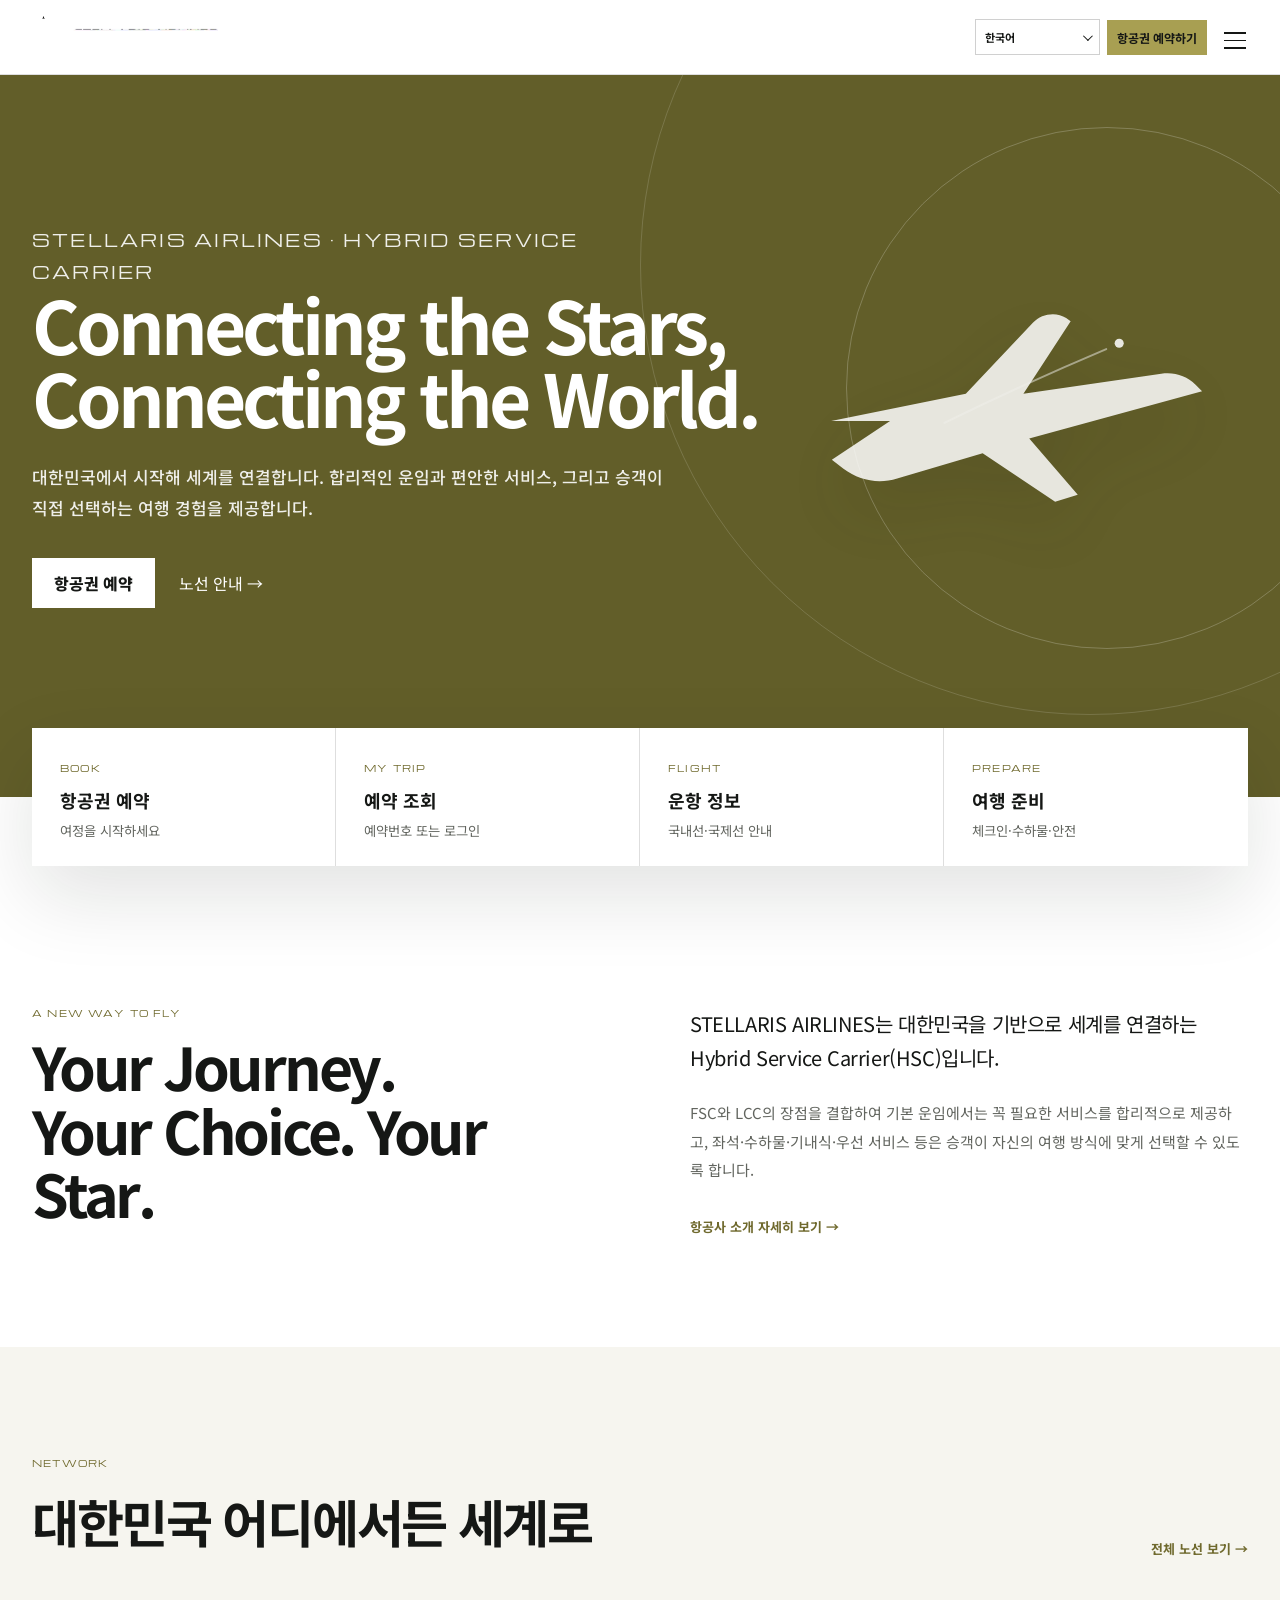
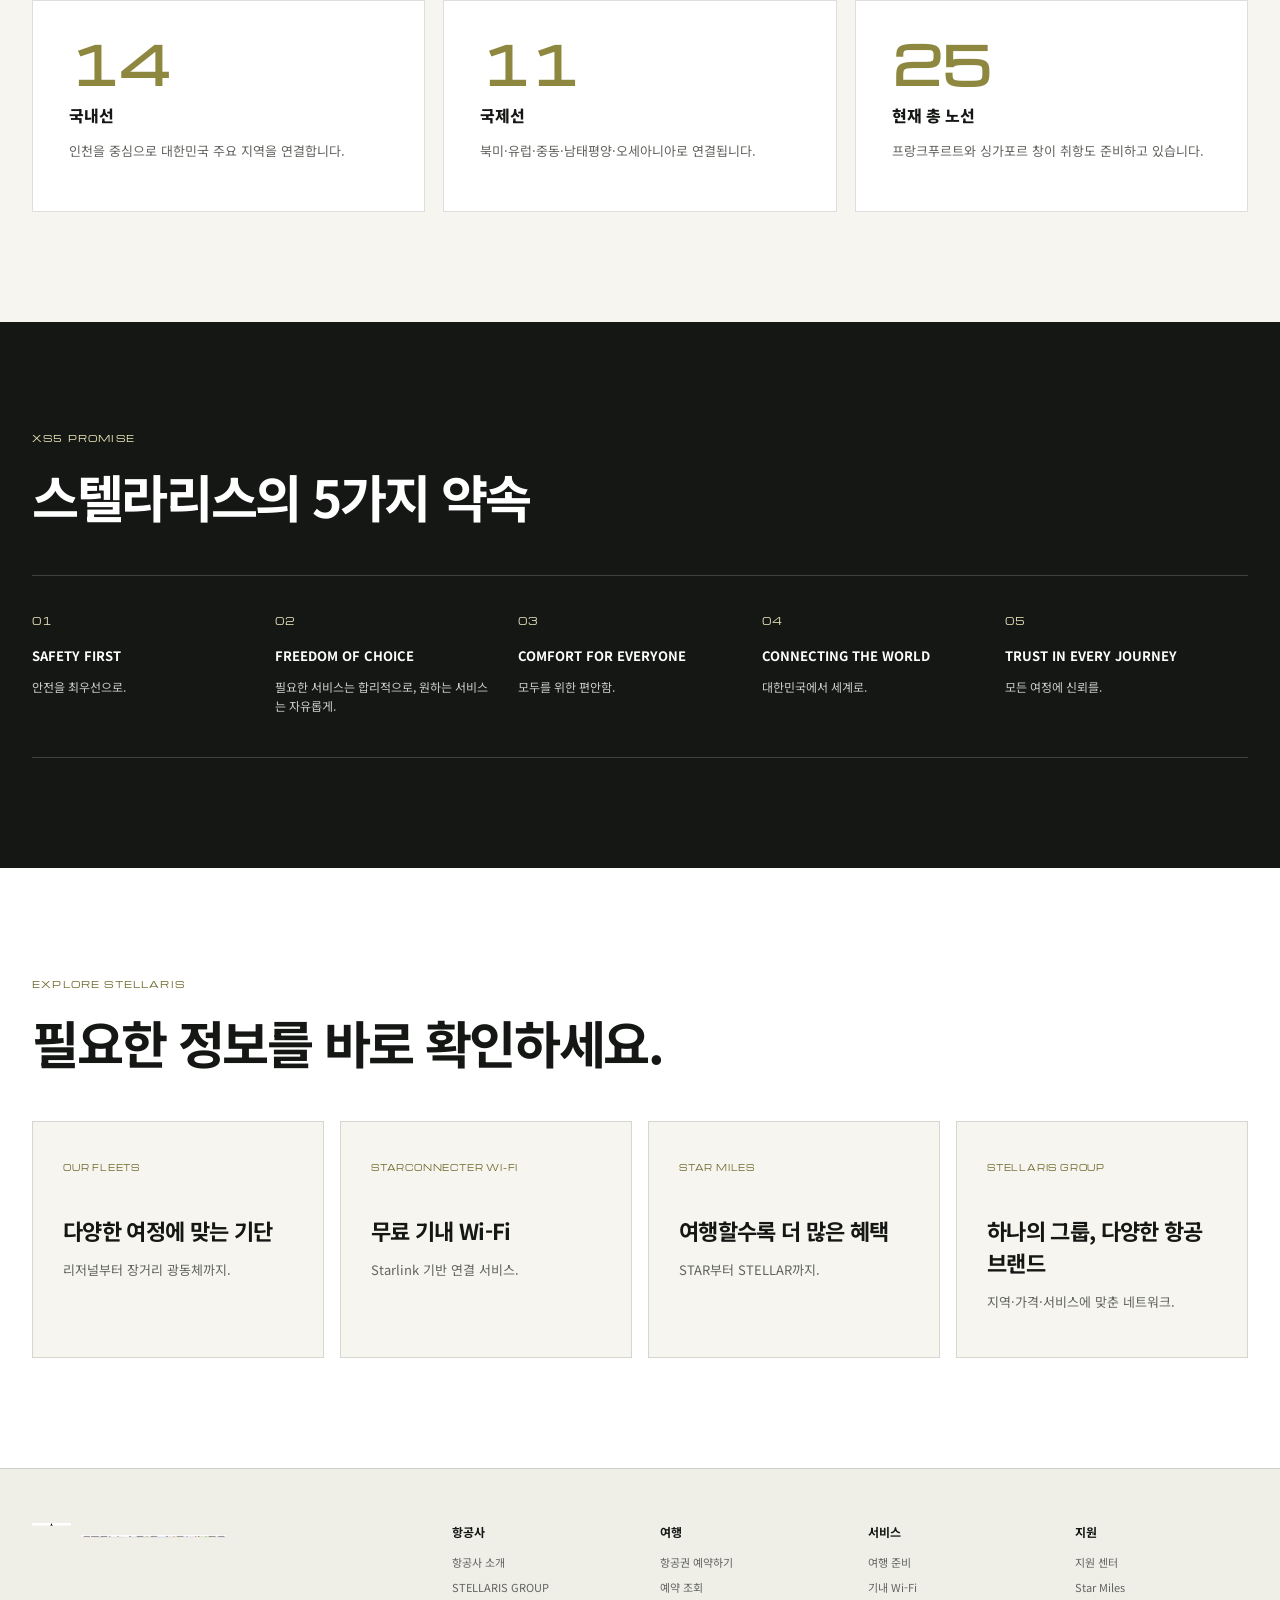
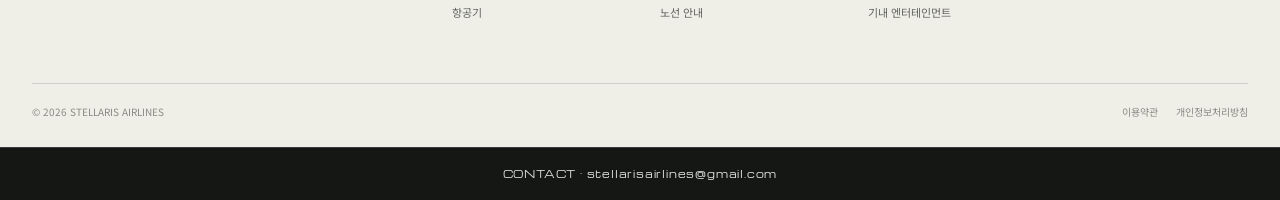
<file: index.html>
<!doctype html><html lang="ko"><head>
<meta charset="utf-8"><meta name="viewport" content="width=device-width,initial-scale=1">
<meta name="theme-color" content="#a89f52"><title>Stellaris Airlines | Stellaris Airlines</title>
<link rel="icon" type="image/png" href="assets/stellaris-symbol.png">
<link rel="preconnect" href="https://fonts.googleapis.com"><link rel="preconnect" href="https://fonts.gstatic.com" crossorigin>
<link href="https://fonts.googleapis.com/css2?family=Michroma&family=Noto+Sans+KR:wght@400;500;600;700;800&display=swap" rel="stylesheet">
<link rel="stylesheet" href="styles.css"></head><body data-page="home">
<a class="skip-link" href="#main">본문으로 이동</a>
<header class="site-header">
  <div class="header-inner shell-wide">
    <a class="brand" href="" aria-label="Stellaris Airlines 홈">
      <img class="brand-symbol-image" src="assets/stellaris-symbol.png" alt="">
      <img class="brand-wordmark-image" src="assets/stellaris-wordmark.png" alt="STELLARIS AIRLINES">
    </a>
    <nav class="main-nav"><div class="nav-item"><a href="about-us/">항공사 정보</a><div class="mega-menu"><div class="mega-inner shell-wide"><div class="mega-title"><span>STELLARIS AIRLINES</span><strong>항공사 정보</strong></div><div class="mega-links"><a href="about-us/">항공사 소개</a><a href="about-us/#promises">5가지 약속</a><a href="group/">STELLARIS GROUP</a><a href="our-fleets/">보유 항공기</a><a href="fleets-cargo/">화물 항공기</a></div></div></div></div><div class="nav-item"><a href="flight-information/">운항 정보</a><div class="mega-menu"><div class="mega-inner shell-wide"><div class="mega-title"><span>STELLARIS AIRLINES</span><strong>운항 정보</strong></div><div class="mega-links"><a href="flight-information/">운항 정보</a><a href="destinations/">노선 안내</a><a href="flight-information/#domestic">국내선 네트워크</a><a href="flight-information/#international">국제선 네트워크</a></div></div></div></div><div class="nav-item"><a href="travel-info/">여행 준비</a><div class="mega-menu"><div class="mega-inner shell-wide"><div class="mega-title"><span>STELLARIS AIRLINES</span><strong>여행 준비</strong></div><div class="mega-links"><a href="travel-info/">여행 준비</a><a href="travel-info/#checkin">온라인 체크인</a><a href="travel-info/#baggage">수하물</a><a href="travel-info/#safety">탑승 전 안전수칙</a><a href="wifi/">기내 Wi-Fi</a><a href="inflight-entertainment/">엔터테인먼트</a></div></div></div></div><div class="nav-item"><a href="support/">지원 센터</a><div class="mega-menu"><div class="mega-inner shell-wide"><div class="mega-title"><span>STELLARIS AIRLINES</span><strong>지원 센터</strong></div><div class="mega-links"><a href="support/">고객 지원 & Q&A</a><a href="find-your-reservations/">예약 조회</a><a href="support/#booking">예약/항공권</a><a href="support/#baggage">수하물 문의</a></div></div></div></div><div class="nav-item"><a href="membership/">Star Miles</a><div class="mega-menu"><div class="mega-inner shell-wide"><div class="mega-title"><span>STELLARIS AIRLINES</span><strong>Star Miles</strong></div><div class="mega-links"><a href="membership/">STELLARIS STAR MILES</a><a href="membership/#tiers">등급 및 혜택</a><a href="membership/#earn">적립 기준</a></div></div></div></div></nav>
    <div class="header-tools">
      <a class="book-link" href="book-your-journey/">항공권 예약하기</a>
      <a href="find-your-reservations/">예약 조회</a>
      <span class="tool-divider"></span>
      <a href="login/">로그인</a>
      <button class="mobile-menu-button" id="mobileMenuButton" type="button" aria-label="메뉴 열기" aria-expanded="false"><span></span><span></span><span></span></button>
    </div>
  </div>
  <div class="mobile-nav" id="mobileNav" hidden>
    <a href="book-your-journey/">항공권 예약</a>
    <a href="find-your-reservations/">예약 조회</a>
    <a href="about-us/">항공사 정보</a>
    <a href="flight-information/">운항 정보</a>
    <a href="destinations/">노선 안내</a>
    <a href="travel-info/">여행 준비</a>
    <a href="our-fleets/">보유 항공기</a>
    <a href="membership/">Star Miles</a>
    <a href="support/">지원 센터</a>
  </div>
</header>
<main id="main">
<section class="home-hero">
  <div class="hero-orbit"></div>
  <div class="shell home-hero-grid">
    <div class="hero-copy">
      <p class="eyebrow light">STELLARIS AIRLINES · HYBRID SERVICE CARRIER</p>
      <h1>Connecting the Stars,<br>Connecting the World.</h1>
      <p>대한민국에서 시작해 세계를 연결합니다. 합리적인 운임과 편안한 서비스, 그리고 승객이 직접 선택하는 여행 경험을 제공합니다.</p>
      <div class="hero-actions"><a class="btn btn-light" href="./book-your-journey/">항공권 예약</a><a class="text-link light" href="./destinations/">노선 안내 →</a></div>
    </div>
    <div class="hero-brand-mark"><img src="assets/stellaris-symbol.png" alt="" aria-hidden="true"></div>
  </div>
  <div class="quick-panel shell">
    <a href="./book-your-journey/"><span>BOOK</span><strong>항공권 예약</strong><small>여정을 시작하세요</small></a>
    <a href="./find-your-reservations/"><span>MY TRIP</span><strong>예약 조회</strong><small>예약번호 또는 로그인</small></a>
    <a href="./flight-information/"><span>FLIGHT</span><strong>운항 정보</strong><small>국내선·국제선 안내</small></a>
    <a href="./travel-info/"><span>PREPARE</span><strong>여행 준비</strong><small>체크인·수하물·안전</small></a>
  </div>
</section>
<section class="content-section white"><div class="shell intro-split">
  <div><p class="eyebrow">A NEW WAY TO FLY</p><h2 class="content-title">Your Journey.<br>Your Choice. Your Star.</h2></div>
  <div><p class="lead-copy">STELLARIS AIRLINES는 대한민국을 기반으로 세계를 연결하는 Hybrid Service Carrier(HSC)입니다.</p><p class="body-copy">FSC와 LCC의 장점을 결합하여 기본 운임에서는 꼭 필요한 서비스를 합리적으로 제공하고, 좌석·수하물·기내식·우선 서비스 등은 승객이 자신의 여행 방식에 맞게 선택할 수 있도록 합니다.</p><a class="arrow-link" href="./about-us/">항공사 소개 자세히 보기 →</a></div>
</div></section>
<section class="content-section"><div class="shell"><div class="section-head"><div><p class="eyebrow">NETWORK</p><h2>대한민국 어디에서든 세계로</h2></div><a class="arrow-link" href="./destinations/">전체 노선 보기 →</a></div>
<div class="stat-grid"><article><strong>14</strong><span>국내선</span><p>인천을 중심으로 대한민국 주요 지역을 연결합니다.</p></article><article><strong>11</strong><span>국제선</span><p>북미·유럽·중동·남태평양·오세아니아로 연결됩니다.</p></article><article><strong>25</strong><span>현재 총 노선</span><p>프랑크푸르트와 싱가포르 창이 취항도 준비하고 있습니다.</p></article></div></div></section>
<section class="content-section dark-section"><div class="shell"><div class="section-head light-head"><div><p class="eyebrow light">XS5 PROMISE</p><h2>스텔라리스의 5가지 약속</h2></div></div>
<div class="promise-grid"><article><span>01</span><h3>SAFETY FIRST</h3><p>안전을 최우선으로.</p></article><article><span>02</span><h3>FREEDOM OF CHOICE</h3><p>필요한 서비스는 합리적으로, 원하는 서비스는 자유롭게.</p></article><article><span>03</span><h3>COMFORT FOR EVERYONE</h3><p>모두를 위한 편안함.</p></article><article><span>04</span><h3>CONNECTING THE WORLD</h3><p>대한민국에서 세계로.</p></article><article><span>05</span><h3>TRUST IN EVERY JOURNEY</h3><p>모든 여정에 신뢰를.</p></article></div></div></section>
<section class="content-section white"><div class="shell"><div class="section-head"><div><p class="eyebrow">EXPLORE STELLARIS</p><h2>필요한 정보를 바로 확인하세요.</h2></div></div>
<div class="feature-cards">
<a href="./our-fleets/"><span>OUR FLEETS</span><h3>다양한 여정에 맞는 기단</h3><p>리저널부터 장거리 광동체까지.</p></a>
<a href="./wifi/"><span>STARCONNECTER WI-FI</span><h3>무료 기내 Wi-Fi</h3><p>Starlink 기반 연결 서비스.</p></a>
<a href="./membership/"><span>STAR MILES</span><h3>여행할수록 더 많은 혜택</h3><p>STAR부터 STELLAR까지.</p></a>
<a href="./group/"><span>STELLARIS GROUP</span><h3>하나의 그룹, 다양한 항공 브랜드</h3><p>지역·가격·서비스에 맞춘 네트워크.</p></a>
</div></div></section>
</main>
<footer class="site-footer">
  <div class="shell footer-main">
    <a class="brand footer-brand" href="">
      <img class="brand-symbol-image" src="assets/stellaris-symbol.png" alt="">
      <img class="brand-wordmark-image" src="assets/stellaris-wordmark.png" alt="STELLARIS AIRLINES">
    </a>
    <div class="footer-columns">
      <div><strong>항공사</strong><a href="about-us/">항공사 소개</a><a href="group/">STELLARIS GROUP</a><a href="our-fleets/">항공기</a></div>
      <div><strong>여행</strong><a href="book-your-journey/">항공권 예약</a><a href="find-your-reservations/">예약 조회</a><a href="destinations/">노선 안내</a></div>
      <div><strong>서비스</strong><a href="travel-info/">여행 준비</a><a href="wifi/">기내 Wi-Fi</a><a href="inflight-entertainment/">기내 엔터테인먼트</a></div>
      <div><strong>지원</strong><a href="support/">지원 센터</a><a href="membership/">Star Miles</a></div>
    </div>
  </div>
  <div class="shell footer-bottom"><span>© 2026 STELLARIS AIRLINES</span><div><a href="#">이용약관</a><a href="#">개인정보처리방침</a></div></div>
</footer>
<script src="app.js"></script></body></html>
</file>
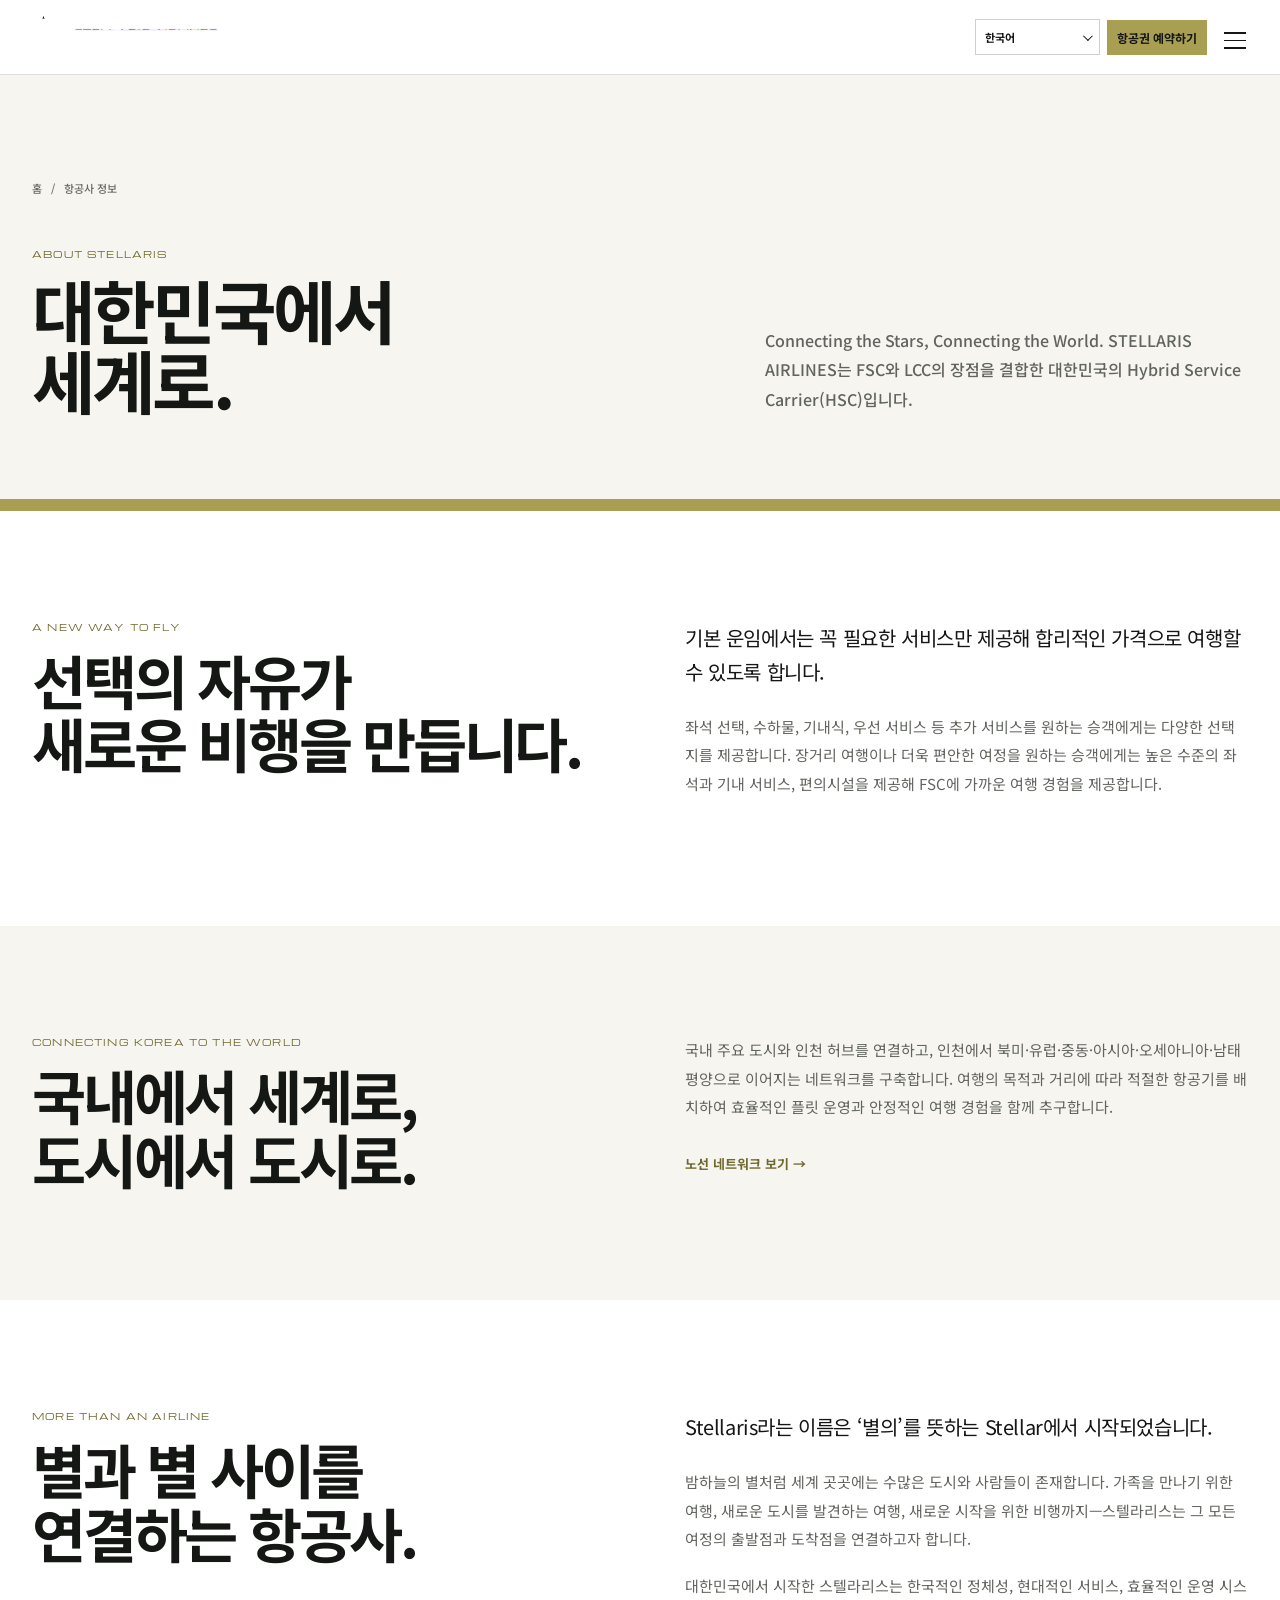
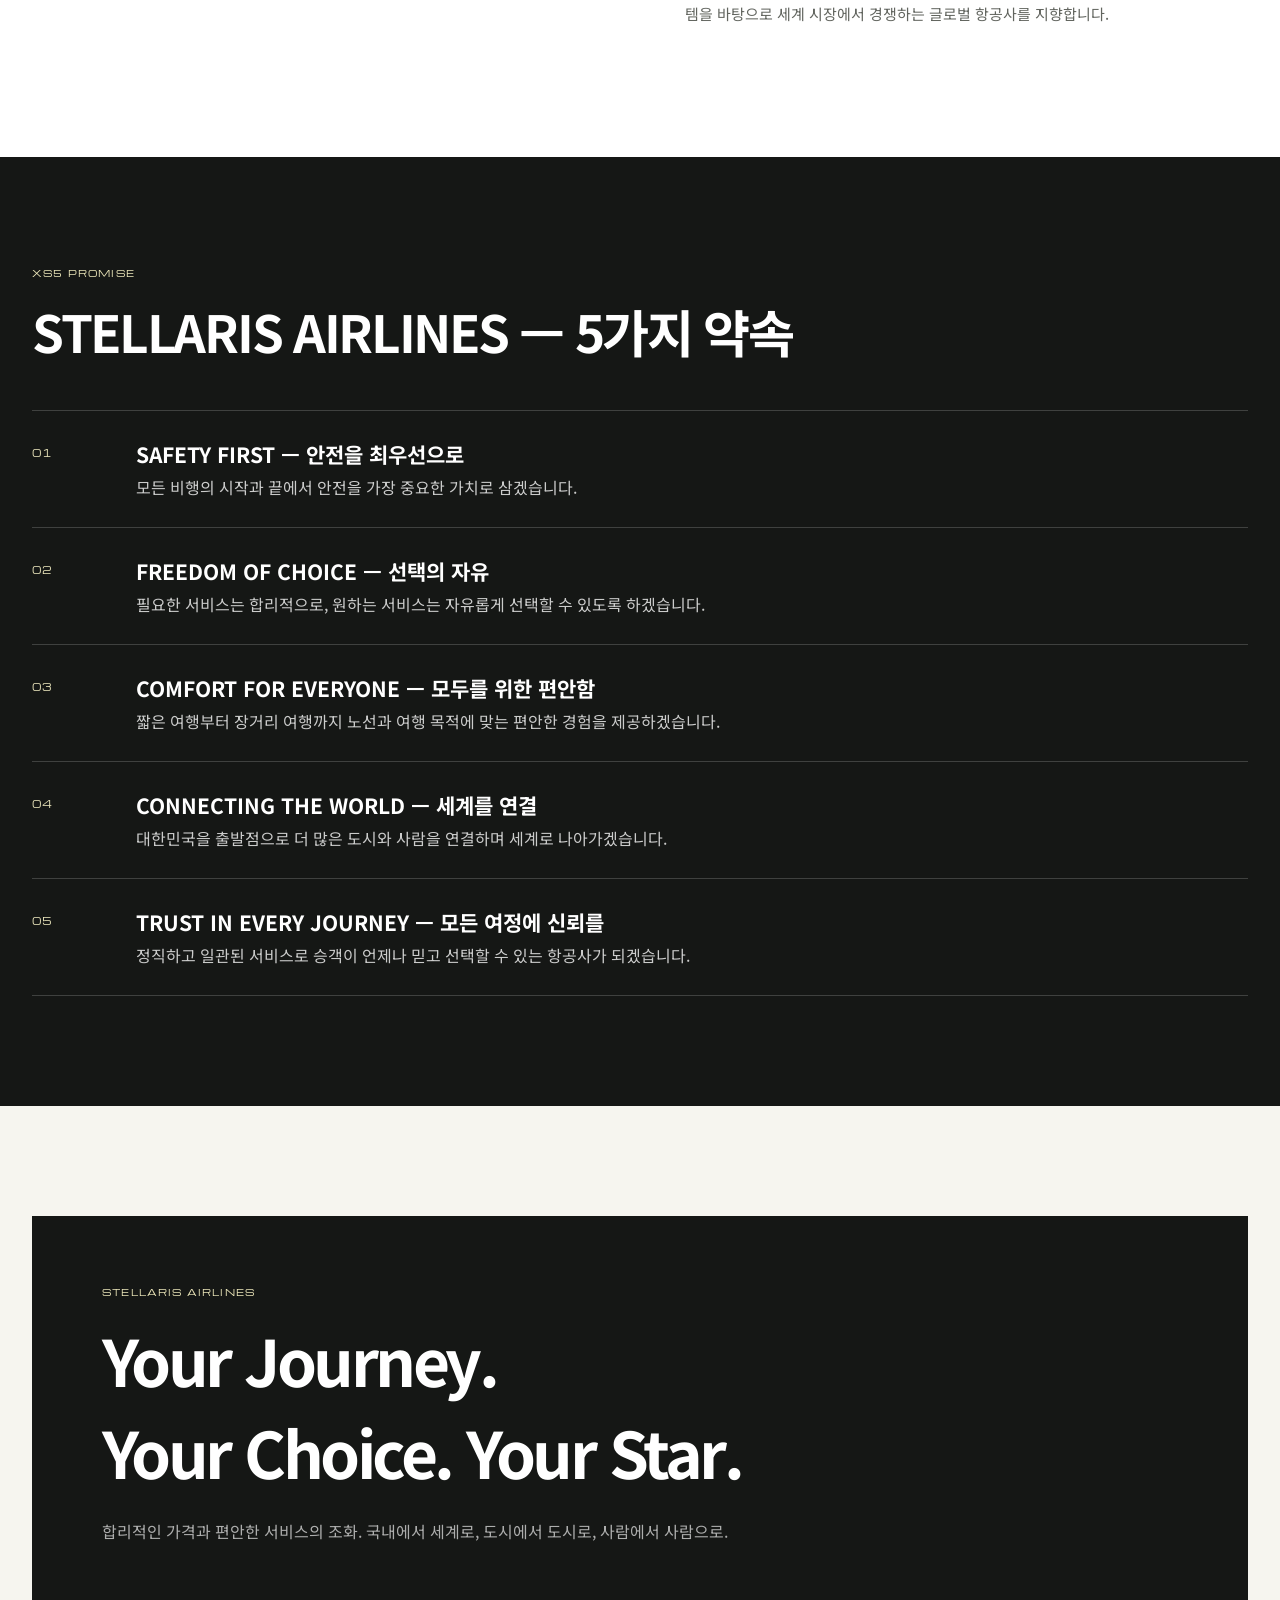
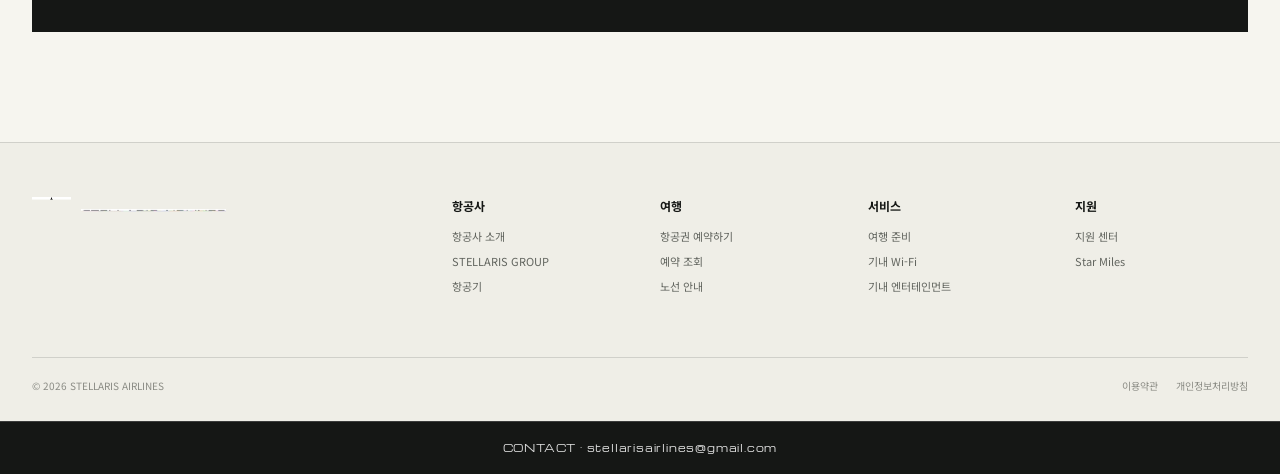
<file: about-us/index.html>
<!doctype html><html lang="ko"><head>
<meta charset="utf-8"><meta name="viewport" content="width=device-width,initial-scale=1">
<meta name="theme-color" content="#a89f52"><title>항공사 소개 | Stellaris Airlines</title>
<link rel="icon" type="image/png" href="../assets/stellaris-symbol.png">
<link rel="preconnect" href="https://fonts.googleapis.com"><link rel="preconnect" href="https://fonts.gstatic.com" crossorigin>
<link href="https://fonts.googleapis.com/css2?family=Michroma&family=Noto+Sans+KR:wght@400;500;600;700;800&display=swap" rel="stylesheet">
<link rel="stylesheet" href="../styles.css"></head><body data-page="about">
<a class="skip-link" href="#main">본문으로 이동</a>
<header class="site-header">
  <div class="header-inner shell-wide">
    <a class="brand" href="../" aria-label="Stellaris Airlines 홈">
      <img class="brand-symbol-image" src="../assets/stellaris-symbol.png" alt="">
      <img class="brand-wordmark-image" src="../assets/stellaris-wordmark.png" alt="STELLARIS AIRLINES">
    </a>
    <nav class="main-nav"><div class="nav-item"><a href="../about-us/">항공사 정보</a><div class="mega-menu"><div class="mega-inner shell-wide"><div class="mega-title"><span>STELLARIS AIRLINES</span><strong>항공사 정보</strong></div><div class="mega-links"><a href="../about-us/">항공사 소개</a><a href="../about-us/#promises">5가지 약속</a><a href="../group/">STELLARIS GROUP</a><a href="../our-fleets/">보유 항공기</a><a href="../fleets-cargo/">화물 항공기</a></div></div></div></div><div class="nav-item"><a href="../flight-information/">운항 정보</a><div class="mega-menu"><div class="mega-inner shell-wide"><div class="mega-title"><span>STELLARIS AIRLINES</span><strong>운항 정보</strong></div><div class="mega-links"><a href="../flight-information/">운항 정보</a><a href="../destinations/">노선 안내</a><a href="../flight-information/#domestic">국내선 네트워크</a><a href="../flight-information/#international">국제선 네트워크</a></div></div></div></div><div class="nav-item"><a href="../travel-info/">여행 준비</a><div class="mega-menu"><div class="mega-inner shell-wide"><div class="mega-title"><span>STELLARIS AIRLINES</span><strong>여행 준비</strong></div><div class="mega-links"><a href="../travel-info/">여행 준비</a><a href="../travel-info/#checkin">온라인 체크인</a><a href="../travel-info/#baggage">수하물</a><a href="../travel-info/#safety">탑승 전 안전수칙</a><a href="../wifi/">기내 Wi-Fi</a><a href="../inflight-entertainment/">엔터테인먼트</a></div></div></div></div><div class="nav-item"><a href="../support/">지원 센터</a><div class="mega-menu"><div class="mega-inner shell-wide"><div class="mega-title"><span>STELLARIS AIRLINES</span><strong>지원 센터</strong></div><div class="mega-links"><a href="../support/">고객 지원 & Q&A</a><a href="../find-your-reservations/">예약 조회</a><a href="../support/#booking">예약/항공권</a><a href="../support/#baggage">수하물 문의</a></div></div></div></div><div class="nav-item"><a href="../membership/">Star Miles</a><div class="mega-menu"><div class="mega-inner shell-wide"><div class="mega-title"><span>STELLARIS AIRLINES</span><strong>Star Miles</strong></div><div class="mega-links"><a href="../membership/">STELLARIS STAR MILES</a><a href="../membership/#tiers">등급 및 혜택</a><a href="../membership/#earn">적립 기준</a></div></div></div></div></nav>
    <div class="header-tools">
      <a class="book-link" href="../book-your-journey/">항공권 예약</a>
      <a href="../find-your-reservations/">예약 조회</a>
      <span class="tool-divider"></span>
      <a href="../login/">로그인</a>
      <button class="mobile-menu-button" id="mobileMenuButton" type="button" aria-label="메뉴 열기" aria-expanded="false"><span></span><span></span><span></span></button>
    </div>
  </div>
  <div class="mobile-nav" id="mobileNav" hidden>
    <a href="../book-your-journey/">항공권 예약</a>
    <a href="../find-your-reservations/">예약 조회</a>
    <a href="../about-us/">항공사 정보</a>
    <a href="../flight-information/">운항 정보</a>
    <a href="../destinations/">노선 안내</a>
    <a href="../travel-info/">여행 준비</a>
    <a href="../our-fleets/">보유 항공기</a>
    <a href="../membership/">Star Miles</a>
    <a href="../support/">지원 센터</a>
  </div>
</header>
<main id="main">
<section class="page-hero"><div class="shell"><div class="breadcrumbs"><a href="../">홈</a><span>/</span><span>항공사 정보</span></div>
<div class="page-hero-grid"><div><p class="eyebrow">ABOUT STELLARIS</p><h1>대한민국에서<br>세계로.</h1></div><p>Connecting the Stars, Connecting the World. STELLARIS AIRLINES는 FSC와 LCC의 장점을 결합한 대한민국의 Hybrid Service Carrier(HSC)입니다.</p></div></div></section><div class="olive-band"></div>
<section class="content-section white"><div class="shell content-grid-2"><div><p class="eyebrow">A NEW WAY TO FLY</p><h2 class="content-title">선택의 자유가<br>새로운 비행을 만듭니다.</h2></div><div><p class="lead-copy">기본 운임에서는 꼭 필요한 서비스만 제공해 합리적인 가격으로 여행할 수 있도록 합니다.</p><p class="body-copy">좌석 선택, 수하물, 기내식, 우선 서비스 등 추가 서비스를 원하는 승객에게는 다양한 선택지를 제공합니다. 장거리 여행이나 더욱 편안한 여정을 원하는 승객에게는 높은 수준의 좌석과 기내 서비스, 편의시설을 제공해 FSC에 가까운 여행 경험을 제공합니다.</p></div></div></section>
<section class="content-section"><div class="shell content-grid-2"><div><p class="eyebrow">CONNECTING KOREA TO THE WORLD</p><h2 class="content-title">국내에서 세계로,<br>도시에서 도시로.</h2></div><div><p class="body-copy">국내 주요 도시와 인천 허브를 연결하고, 인천에서 북미·유럽·중동·아시아·오세아니아·남태평양으로 이어지는 네트워크를 구축합니다. 여행의 목적과 거리에 따라 적절한 항공기를 배치하여 효율적인 플릿 운영과 안정적인 여행 경험을 함께 추구합니다.</p><a class="arrow-link" href="../destinations/">노선 네트워크 보기 →</a></div></div></section>
<section class="content-section white"><div class="shell content-grid-2"><div><p class="eyebrow">MORE THAN AN AIRLINE</p><h2 class="content-title">별과 별 사이를<br>연결하는 항공사.</h2></div><div><p class="lead-copy">Stellaris라는 이름은 ‘별의’를 뜻하는 Stellar에서 시작되었습니다.</p><p class="body-copy">밤하늘의 별처럼 세계 곳곳에는 수많은 도시와 사람들이 존재합니다. 가족을 만나기 위한 여행, 새로운 도시를 발견하는 여행, 새로운 시작을 위한 비행까지—스텔라리스는 그 모든 여정의 출발점과 도착점을 연결하고자 합니다.</p><p class="body-copy">대한민국에서 시작한 스텔라리스는 한국적인 정체성, 현대적인 서비스, 효율적인 운영 시스템을 바탕으로 세계 시장에서 경쟁하는 글로벌 항공사를 지향합니다.</p></div></div></section>
<section class="content-section dark-section" id="promises"><div class="shell"><div class="section-head light-head"><div><p class="eyebrow light">XS5 PROMISE</p><h2>STELLARIS AIRLINES — 5가지 약속</h2></div></div>
<div class="promise-list">
<article><span>01</span><div><h3>SAFETY FIRST — 안전을 최우선으로</h3><p>모든 비행의 시작과 끝에서 안전을 가장 중요한 가치로 삼겠습니다.</p></div></article>
<article><span>02</span><div><h3>FREEDOM OF CHOICE — 선택의 자유</h3><p>필요한 서비스는 합리적으로, 원하는 서비스는 자유롭게 선택할 수 있도록 하겠습니다.</p></div></article>
<article><span>03</span><div><h3>COMFORT FOR EVERYONE — 모두를 위한 편안함</h3><p>짧은 여행부터 장거리 여행까지 노선과 여행 목적에 맞는 편안한 경험을 제공하겠습니다.</p></div></article>
<article><span>04</span><div><h3>CONNECTING THE WORLD — 세계를 연결</h3><p>대한민국을 출발점으로 더 많은 도시와 사람을 연결하며 세계로 나아가겠습니다.</p></div></article>
<article><span>05</span><div><h3>TRUST IN EVERY JOURNEY — 모든 여정에 신뢰를</h3><p>정직하고 일관된 서비스로 승객이 언제나 믿고 선택할 수 있는 항공사가 되겠습니다.</p></div></article>
</div></div></section>
<section class="content-section"><div class="shell statement-box"><p class="eyebrow light">STELLARIS AIRLINES</p><h2>Your Journey.<br>Your Choice. Your Star.</h2><p>합리적인 가격과 편안한 서비스의 조화. 국내에서 세계로, 도시에서 도시로, 사람에서 사람으로.</p></div></section>
</main>
<footer class="site-footer">
  <div class="shell footer-main">
    <a class="brand footer-brand" href="../">
      <img class="brand-symbol-image" src="../assets/stellaris-symbol.png" alt="">
      <img class="brand-wordmark-image" src="../assets/stellaris-wordmark.png" alt="STELLARIS AIRLINES">
    </a>
    <div class="footer-columns">
      <div><strong>항공사</strong><a href="../about-us/">항공사 소개</a><a href="../group/">STELLARIS GROUP</a><a href="../our-fleets/">항공기</a></div>
      <div><strong>여행</strong><a href="../book-your-journey/">항공권 예약</a><a href="../find-your-reservations/">예약 조회</a><a href="../destinations/">노선 안내</a></div>
      <div><strong>서비스</strong><a href="../travel-info/">여행 준비</a><a href="../wifi/">기내 Wi-Fi</a><a href="../inflight-entertainment/">기내 엔터테인먼트</a></div>
      <div><strong>지원</strong><a href="../support/">지원 센터</a><a href="../membership/">Star Miles</a></div>
    </div>
  </div>
  <div class="shell footer-bottom"><span>© 2026 STELLARIS AIRLINES</span><div><a href="#">이용약관</a><a href="#">개인정보처리방침</a></div></div>
</footer>
<script src="../app.js"></script></body></html>
</file>
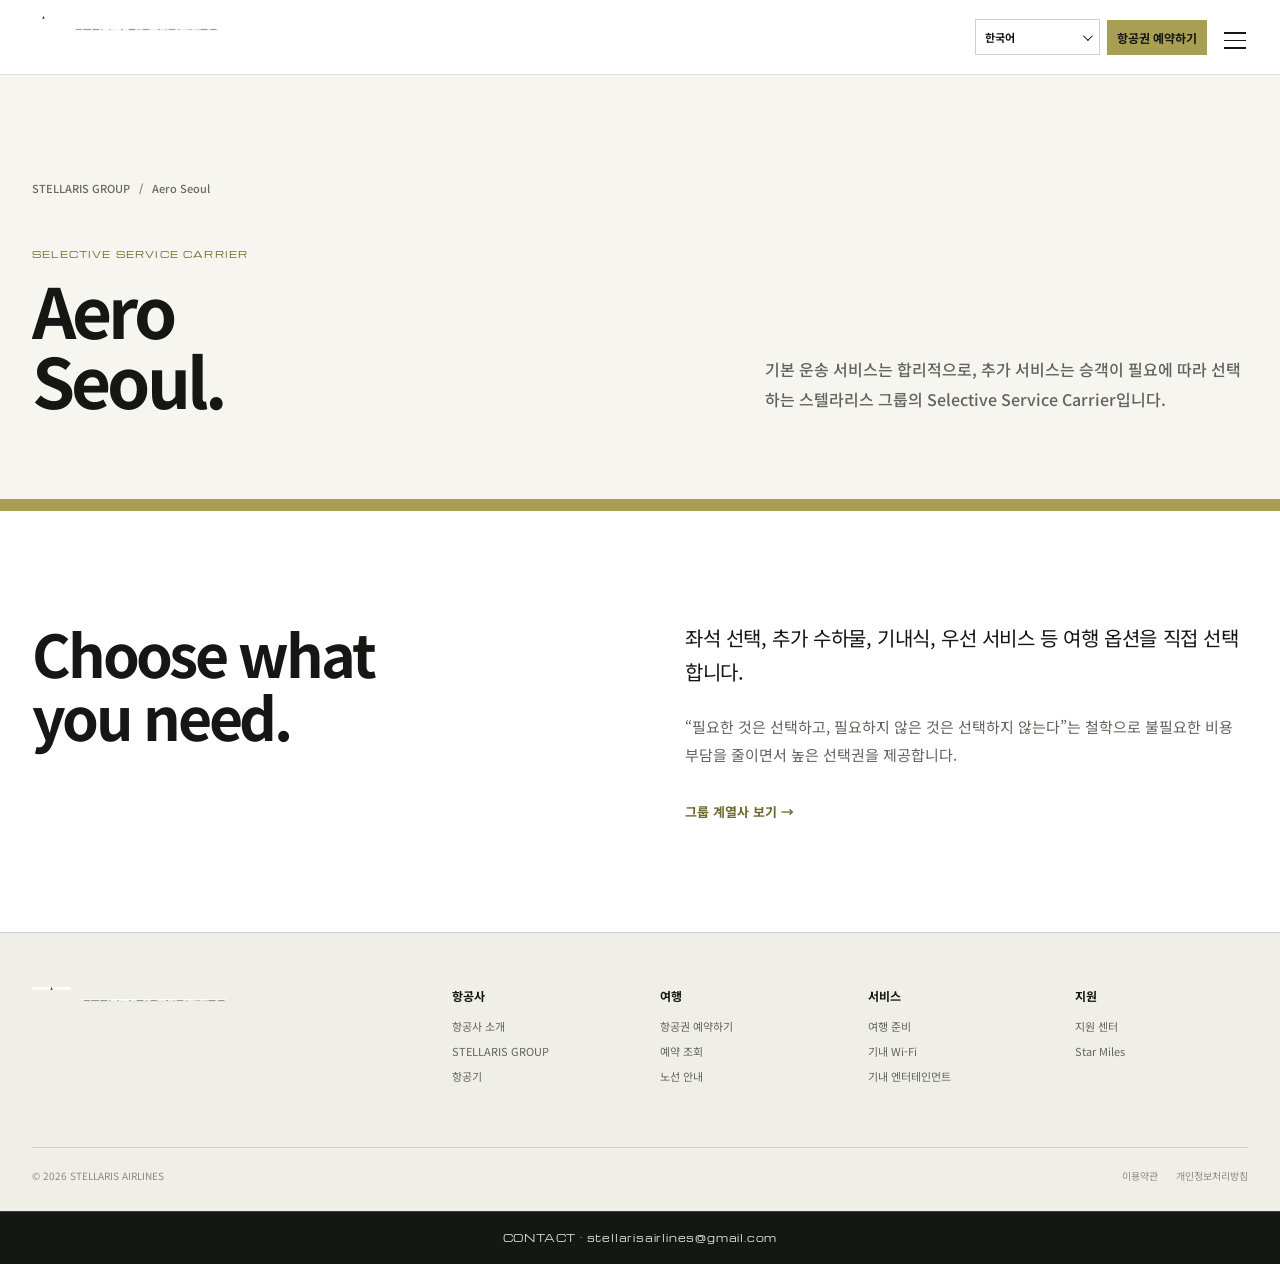
<file: aero-seoul/index.html>
<!doctype html><html lang="ko"><head><meta charset="utf-8"><meta name="viewport" content="width=device-width,initial-scale=1"><title>Aero Seoul | Stellaris Group</title><link rel="icon" href="../assets/stellaris-symbol.png"><link href="https://fonts.googleapis.com/css2?family=Michroma&family=Noto+Sans+KR:wght@400;500;600;700;800&display=swap" rel="stylesheet"><link rel="stylesheet" href="../styles.css"></head><body data-prefix="../"><div id="siteHeader"></div><main><section class="page-hero"><div class="shell"><div class="breadcrumbs"><a href="../group/">STELLARIS GROUP</a><span>/</span><span>Aero Seoul</span></div><div class="page-hero-grid"><div><p class="eyebrow">SELECTIVE SERVICE CARRIER</p><h1>Aero<br>Seoul.</h1></div><p>기본 운송 서비스는 합리적으로, 추가 서비스는 승객이 필요에 따라 선택하는 스텔라리스 그룹의 Selective Service Carrier입니다.</p></div></div></section><div class="olive-band"></div><section class="content-section white"><div class="shell content-grid-2"><div><h2 class="content-title">Choose what<br>you need.</h2></div><div><p class="lead-copy">좌석 선택, 추가 수하물, 기내식, 우선 서비스 등 여행 옵션을 직접 선택합니다.</p><p class="body-copy">“필요한 것은 선택하고, 필요하지 않은 것은 선택하지 않는다”는 철학으로 불필요한 비용 부담을 줄이면서 높은 선택권을 제공합니다.</p><a class="arrow-link" href="../group/">그룹 계열사 보기 →</a></div></div></section></main><div id="siteFooter"></div><script src="../app.js"></script></body></html>
</file>
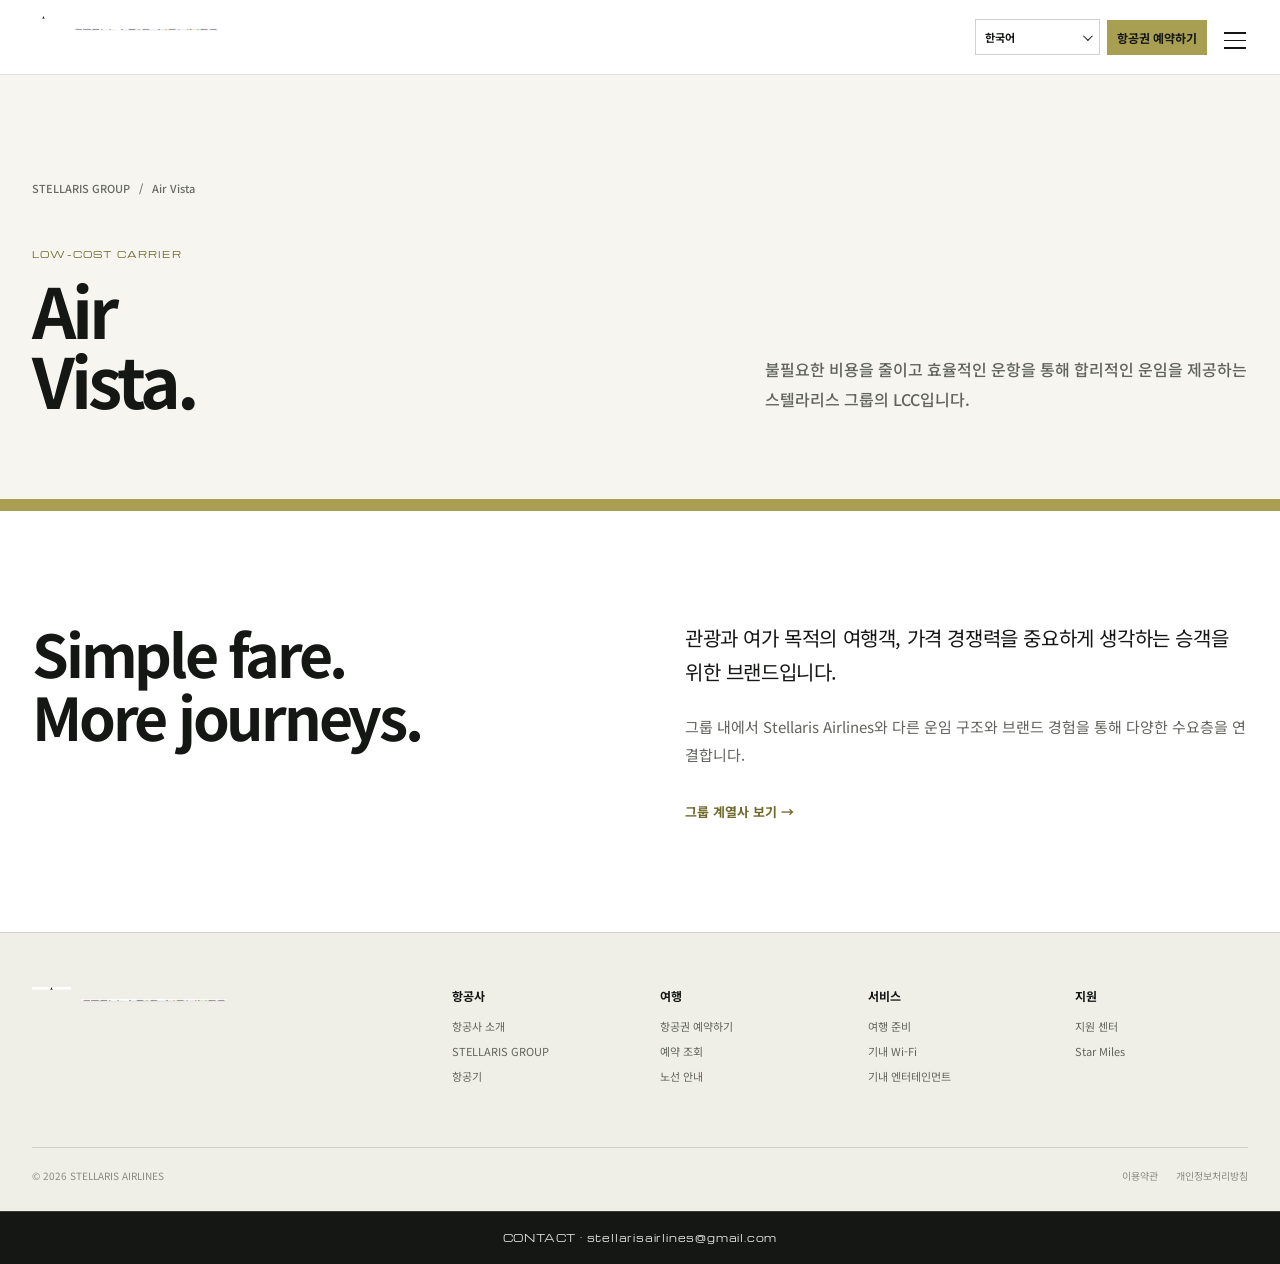
<file: air-vista/index.html>
<!doctype html><html lang="ko"><head><meta charset="utf-8"><meta name="viewport" content="width=device-width,initial-scale=1"><title>Air Vista | Stellaris Group</title><link rel="icon" href="../assets/stellaris-symbol.png"><link href="https://fonts.googleapis.com/css2?family=Michroma&family=Noto+Sans+KR:wght@400;500;600;700;800&display=swap" rel="stylesheet"><link rel="stylesheet" href="../styles.css"></head><body data-prefix="../"><div id="siteHeader"></div><main><section class="page-hero"><div class="shell"><div class="breadcrumbs"><a href="../group/">STELLARIS GROUP</a><span>/</span><span>Air Vista</span></div><div class="page-hero-grid"><div><p class="eyebrow">LOW-COST CARRIER</p><h1>Air<br>Vista.</h1></div><p>불필요한 비용을 줄이고 효율적인 운항을 통해 합리적인 운임을 제공하는 스텔라리스 그룹의 LCC입니다.</p></div></div></section><div class="olive-band"></div><section class="content-section white"><div class="shell content-grid-2"><div><h2 class="content-title">Simple fare.<br>More journeys.</h2></div><div><p class="lead-copy">관광과 여가 목적의 여행객, 가격 경쟁력을 중요하게 생각하는 승객을 위한 브랜드입니다.</p><p class="body-copy">그룹 내에서 Stellaris Airlines와 다른 운임 구조와 브랜드 경험을 통해 다양한 수요층을 연결합니다.</p><a class="arrow-link" href="../group/">그룹 계열사 보기 →</a></div></div></section></main><div id="siteFooter"></div><script src="../app.js"></script></body></html>
</file>
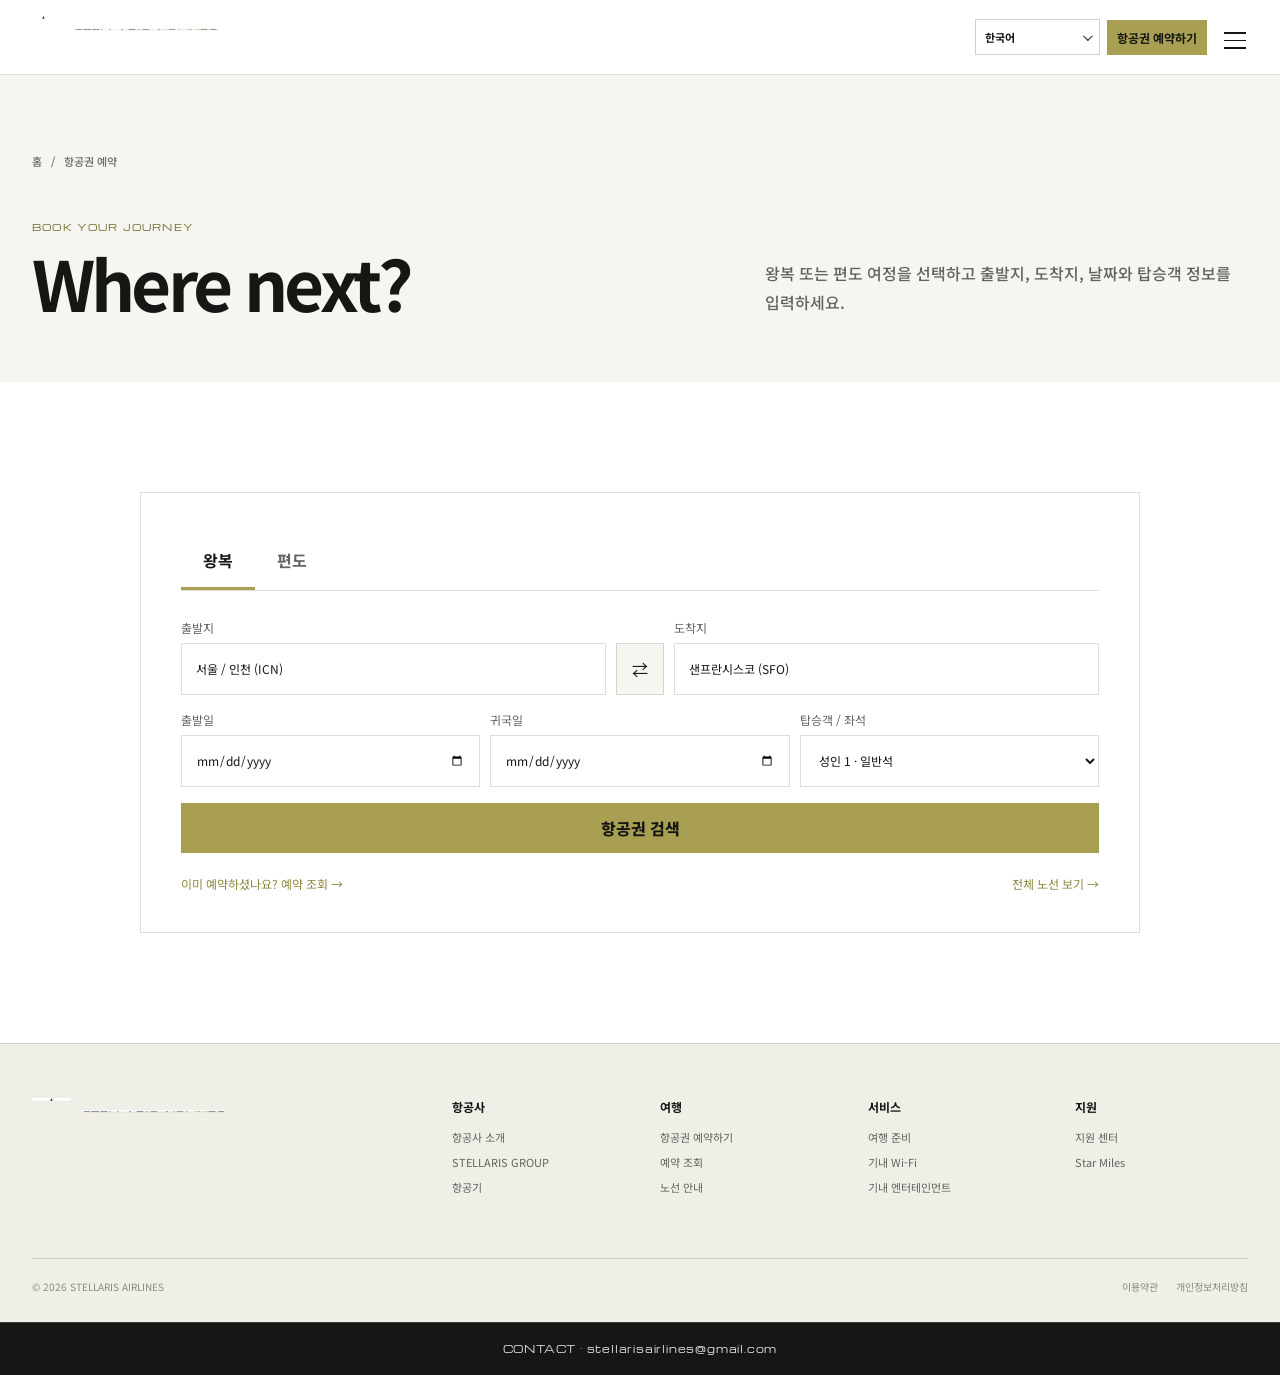
<file: book-your-journey/index.html>
<!doctype html><html lang="ko"><head><meta charset="utf-8"><meta name="viewport" content="width=device-width,initial-scale=1"><title>Book Your Journey | Stellaris Airlines</title><link rel="icon" href="../assets/stellaris-symbol.png"><link href="https://fonts.googleapis.com/css2?family=Michroma&family=Noto+Sans+KR:wght@400;500;600;700;800&display=swap" rel="stylesheet"><link rel="stylesheet" href="../styles.css"></head><body data-prefix="../"><div id="siteHeader"></div><main><section class="page-hero compact-hero"><div class="shell"><div class="breadcrumbs"><a href="../">홈</a><span>/</span><span>항공권 예약</span></div><div class="page-hero-grid"><div><p class="eyebrow">BOOK YOUR JOURNEY</p><h1>Where next?</h1></div><p>왕복 또는 편도 여정을 선택하고 출발지, 도착지, 날짜와 탑승객 정보를 입력하세요.</p></div></div></section><section class="content-section white"><div class="shell booking-page-card"><div class="booking-tabs"><button class="tab-button active" data-booking-tab="round">왕복</button><button class="tab-button" data-booking-tab="oneway">편도</button></div><form class="demo-form"><div class="booking-route"><label>출발지<input id="fromInput" value="서울 / 인천 (ICN)"></label><button class="swap" id="swapButton" type="button" aria-label="출발지와 도착지 교환">⇄</button><label>도착지<input id="toInput" value="샌프란시스코 (SFO)"></label></div><div class="booking-details"><label>출발일<input type="date"></label><label id="returnField">귀국일<input type="date"></label><label>탑승객 / 좌석<select><option>성인 1 · 일반석</option><option>성인 1 · 프리미엄</option><option>성인 2 · 일반석</option></select></label></div><button class="btn btn-olive wide" type="submit">항공권 검색</button></form><div class="booking-bottom-links"><a href="../find-your-reservations/">이미 예약하셨나요? 예약 조회 →</a><a href="../destinations/">전체 노선 보기 →</a></div></div></section></main><div id="siteFooter"></div><script src="../app.js"></script></body></html>
</file>
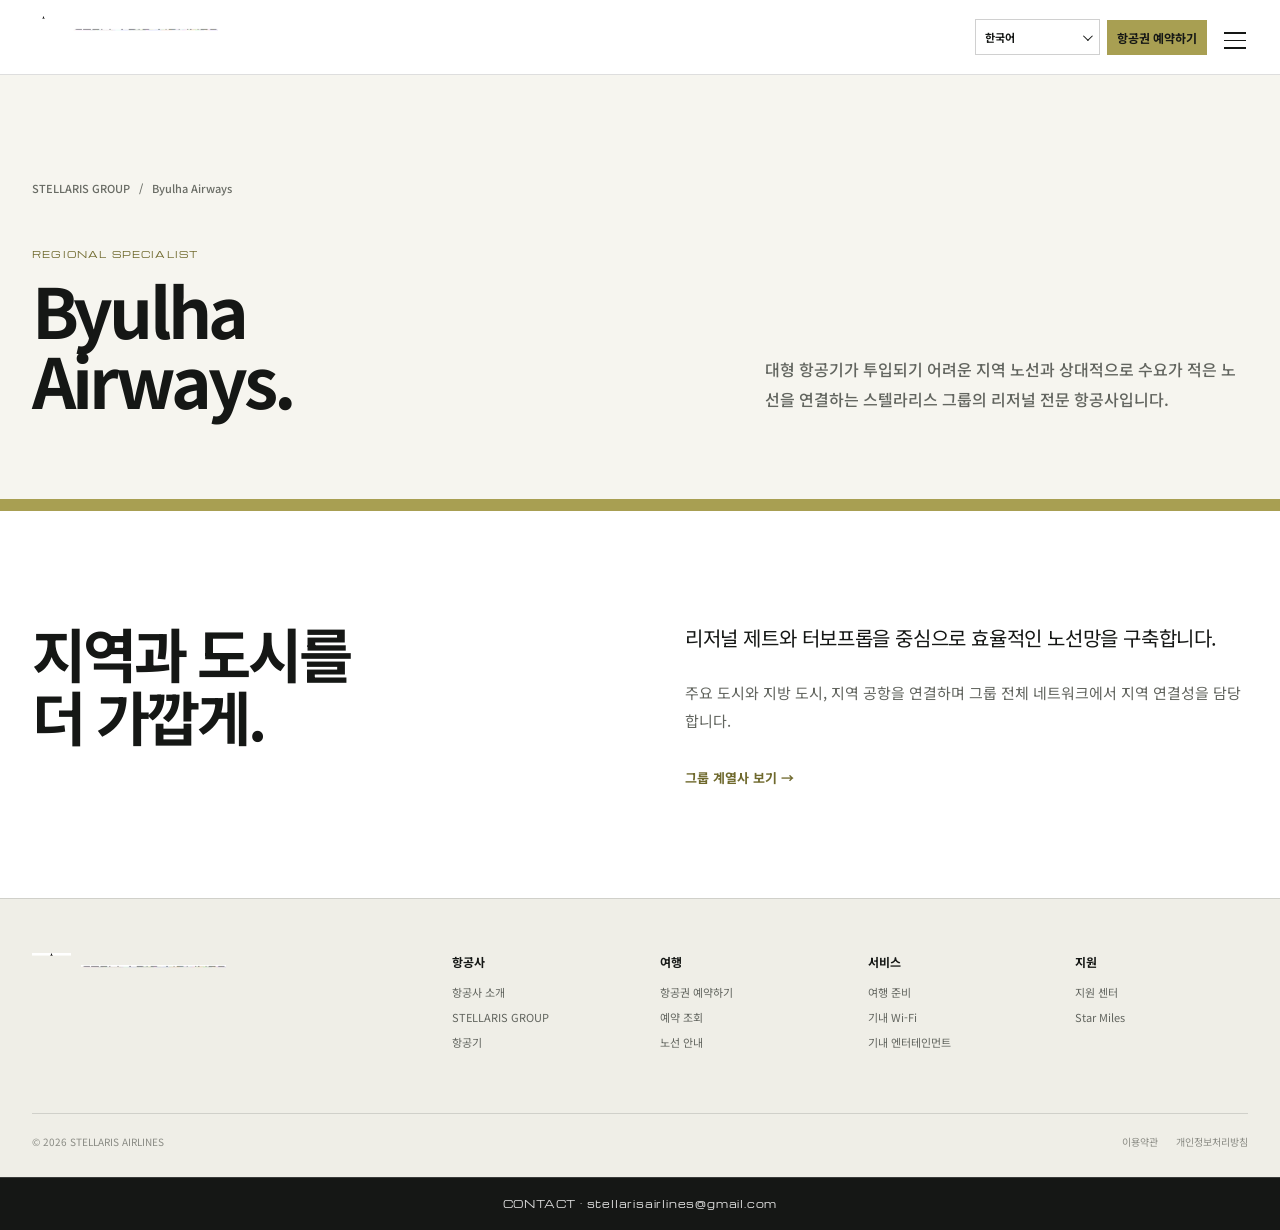
<file: byulha-airways/index.html>
<!doctype html><html lang="ko"><head><meta charset="utf-8"><meta name="viewport" content="width=device-width,initial-scale=1"><title>Byulha Airways | Stellaris Group</title><link rel="icon" href="../assets/stellaris-symbol.png"><link href="https://fonts.googleapis.com/css2?family=Michroma&family=Noto+Sans+KR:wght@400;500;600;700;800&display=swap" rel="stylesheet"><link rel="stylesheet" href="../styles.css"></head><body data-prefix="../"><div id="siteHeader"></div><main><section class="page-hero"><div class="shell"><div class="breadcrumbs"><a href="../group/">STELLARIS GROUP</a><span>/</span><span>Byulha Airways</span></div><div class="page-hero-grid"><div><p class="eyebrow">REGIONAL SPECIALIST</p><h1>Byulha<br>Airways.</h1></div><p>대형 항공기가 투입되기 어려운 지역 노선과 상대적으로 수요가 적은 노선을 연결하는 스텔라리스 그룹의 리저널 전문 항공사입니다.</p></div></div></section><div class="olive-band"></div><section class="content-section white"><div class="shell content-grid-2"><div><h2 class="content-title">지역과 도시를<br>더 가깝게.</h2></div><div><p class="lead-copy">리저널 제트와 터보프롭을 중심으로 효율적인 노선망을 구축합니다.</p><p class="body-copy">주요 도시와 지방 도시, 지역 공항을 연결하며 그룹 전체 네트워크에서 지역 연결성을 담당합니다.</p><a class="arrow-link" href="../group/">그룹 계열사 보기 →</a></div></div></section></main><div id="siteFooter"></div><script src="../app.js"></script></body></html>
</file>
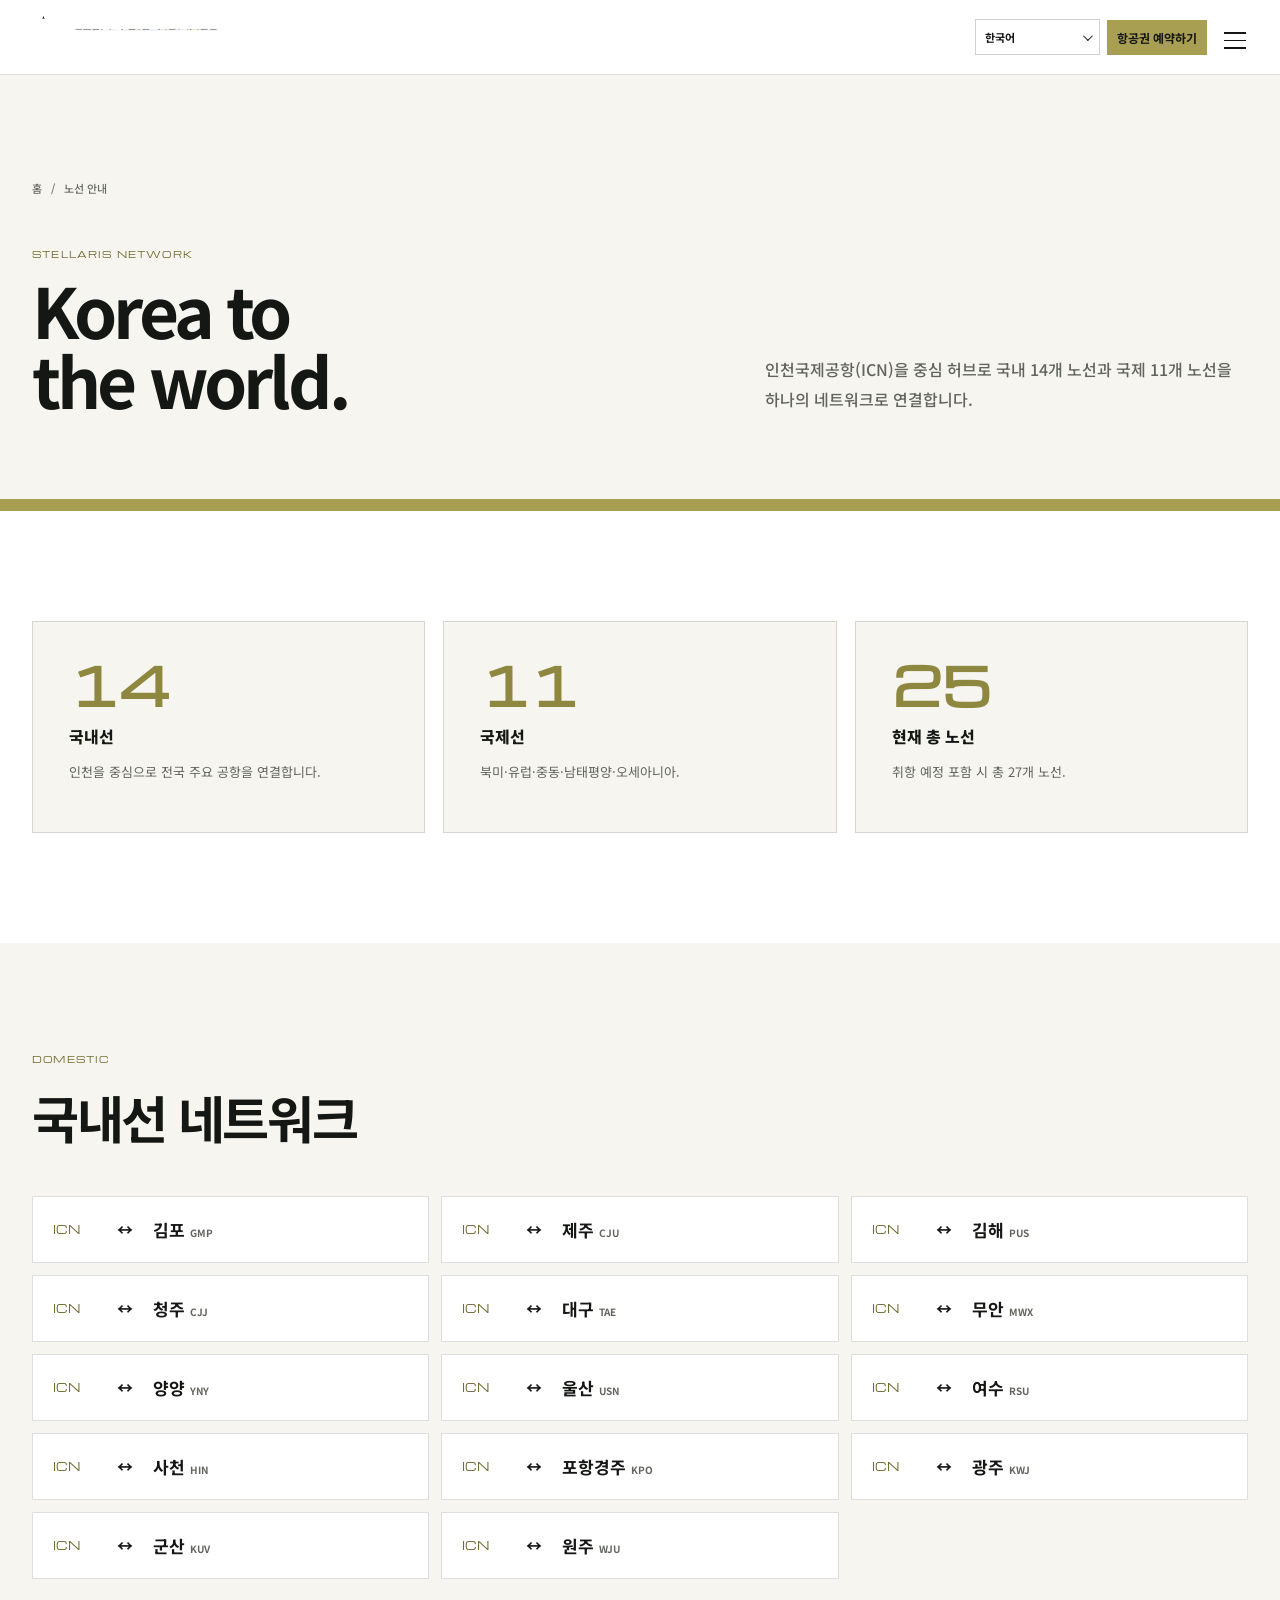
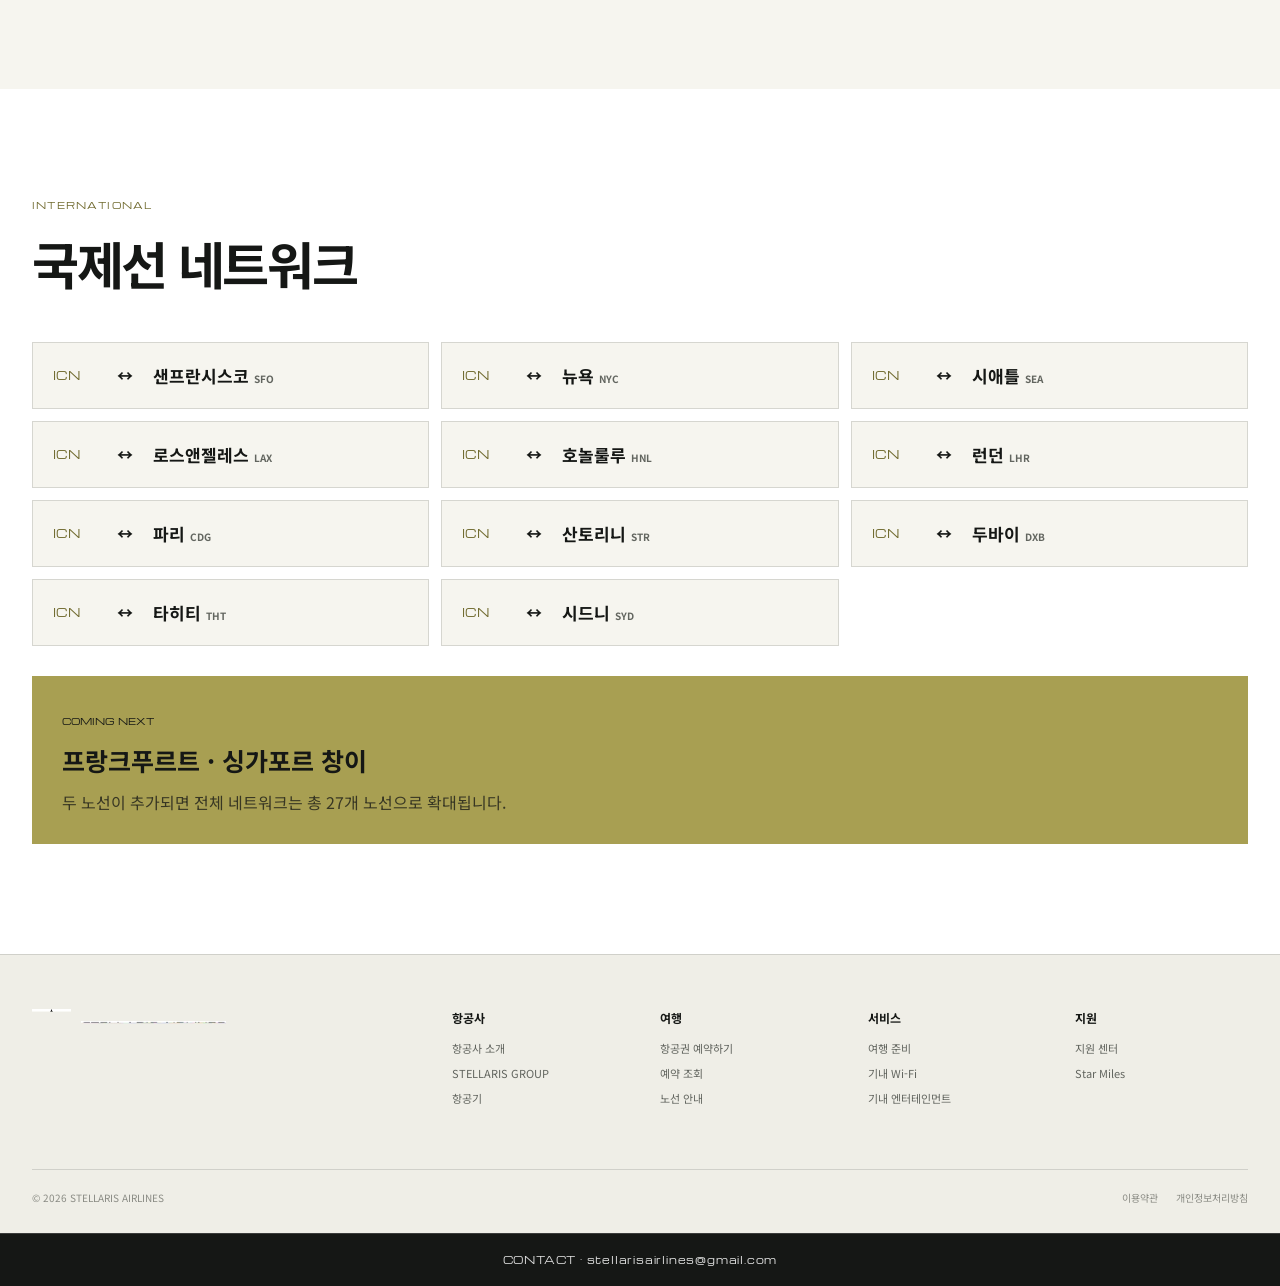
<file: destinations/index.html>
<!doctype html><html lang="ko"><head><meta charset="utf-8"><meta name="viewport" content="width=device-width,initial-scale=1"><title>노선 안내 | Stellaris Airlines</title><link rel="icon" href="../assets/stellaris-symbol.png"><link href="https://fonts.googleapis.com/css2?family=Michroma&family=Noto+Sans+KR:wght@400;500;600;700;800&display=swap" rel="stylesheet"><link rel="stylesheet" href="../styles.css"></head><body data-prefix="../"><div id="siteHeader"></div><main><section class="page-hero"><div class="shell"><div class="breadcrumbs"><a href="../">홈</a><span>/</span><span>노선 안내</span></div><div class="page-hero-grid"><div><p class="eyebrow">STELLARIS NETWORK</p><h1>Korea to<br>the world.</h1></div><p>인천국제공항(ICN)을 중심 허브로 국내 14개 노선과 국제 11개 노선을 하나의 네트워크로 연결합니다.</p></div></div></section><div class="olive-band"></div><section class="content-section white"><div class="shell"><div class="stat-grid"><article><strong>14</strong><span>국내선</span><p>인천을 중심으로 전국 주요 공항을 연결합니다.</p></article><article><strong>11</strong><span>국제선</span><p>북미·유럽·중동·남태평양·오세아니아.</p></article><article><strong>25</strong><span>현재 총 노선</span><p>취항 예정 포함 시 총 27개 노선.</p></article></div></div></section><section class="content-section"><div class="shell"><div class="section-head"><div><p class="eyebrow">DOMESTIC</p><h2>국내선 네트워크</h2></div></div><div class="route-grid"><article class="route-card"><span>ICN</span><b>↔</b><div><h3>김포 <small>GMP</small></h3></div></article><article class="route-card"><span>ICN</span><b>↔</b><div><h3>제주 <small>CJU</small></h3></div></article><article class="route-card"><span>ICN</span><b>↔</b><div><h3>김해 <small>PUS</small></h3></div></article><article class="route-card"><span>ICN</span><b>↔</b><div><h3>청주 <small>CJJ</small></h3></div></article><article class="route-card"><span>ICN</span><b>↔</b><div><h3>대구 <small>TAE</small></h3></div></article><article class="route-card"><span>ICN</span><b>↔</b><div><h3>무안 <small>MWX</small></h3></div></article><article class="route-card"><span>ICN</span><b>↔</b><div><h3>양양 <small>YNY</small></h3></div></article><article class="route-card"><span>ICN</span><b>↔</b><div><h3>울산 <small>USN</small></h3></div></article><article class="route-card"><span>ICN</span><b>↔</b><div><h3>여수 <small>RSU</small></h3></div></article><article class="route-card"><span>ICN</span><b>↔</b><div><h3>사천 <small>HIN</small></h3></div></article><article class="route-card"><span>ICN</span><b>↔</b><div><h3>포항경주 <small>KPO</small></h3></div></article><article class="route-card"><span>ICN</span><b>↔</b><div><h3>광주 <small>KWJ</small></h3></div></article><article class="route-card"><span>ICN</span><b>↔</b><div><h3>군산 <small>KUV</small></h3></div></article><article class="route-card"><span>ICN</span><b>↔</b><div><h3>원주 <small>WJU</small></h3></div></article></div></div></section><section class="content-section white"><div class="shell"><div class="section-head"><div><p class="eyebrow">INTERNATIONAL</p><h2>국제선 네트워크</h2></div></div><div class="route-grid"><article class="route-card"><span>ICN</span><b>↔</b><div><h3>샌프란시스코 <small>SFO</small></h3></div></article><article class="route-card"><span>ICN</span><b>↔</b><div><h3>뉴욕 <small>NYC</small></h3></div></article><article class="route-card"><span>ICN</span><b>↔</b><div><h3>시애틀 <small>SEA</small></h3></div></article><article class="route-card"><span>ICN</span><b>↔</b><div><h3>로스앤젤레스 <small>LAX</small></h3></div></article><article class="route-card"><span>ICN</span><b>↔</b><div><h3>호놀룰루 <small>HNL</small></h3></div></article><article class="route-card"><span>ICN</span><b>↔</b><div><h3>런던 <small>LHR</small></h3></div></article><article class="route-card"><span>ICN</span><b>↔</b><div><h3>파리 <small>CDG</small></h3></div></article><article class="route-card"><span>ICN</span><b>↔</b><div><h3>산토리니 <small>STR</small></h3></div></article><article class="route-card"><span>ICN</span><b>↔</b><div><h3>두바이 <small>DXB</small></h3></div></article><article class="route-card"><span>ICN</span><b>↔</b><div><h3>타히티 <small>THT</small></h3></div></article><article class="route-card"><span>ICN</span><b>↔</b><div><h3>시드니 <small>SYD</small></h3></div></article></div><div class="upcoming"><span>COMING NEXT</span><strong>프랑크푸르트 · 싱가포르 창이</strong><p>두 노선이 추가되면 전체 네트워크는 총 27개 노선으로 확대됩니다.</p></div></div></section></main><div id="siteFooter"></div><script src="../app.js"></script></body></html>
</file>
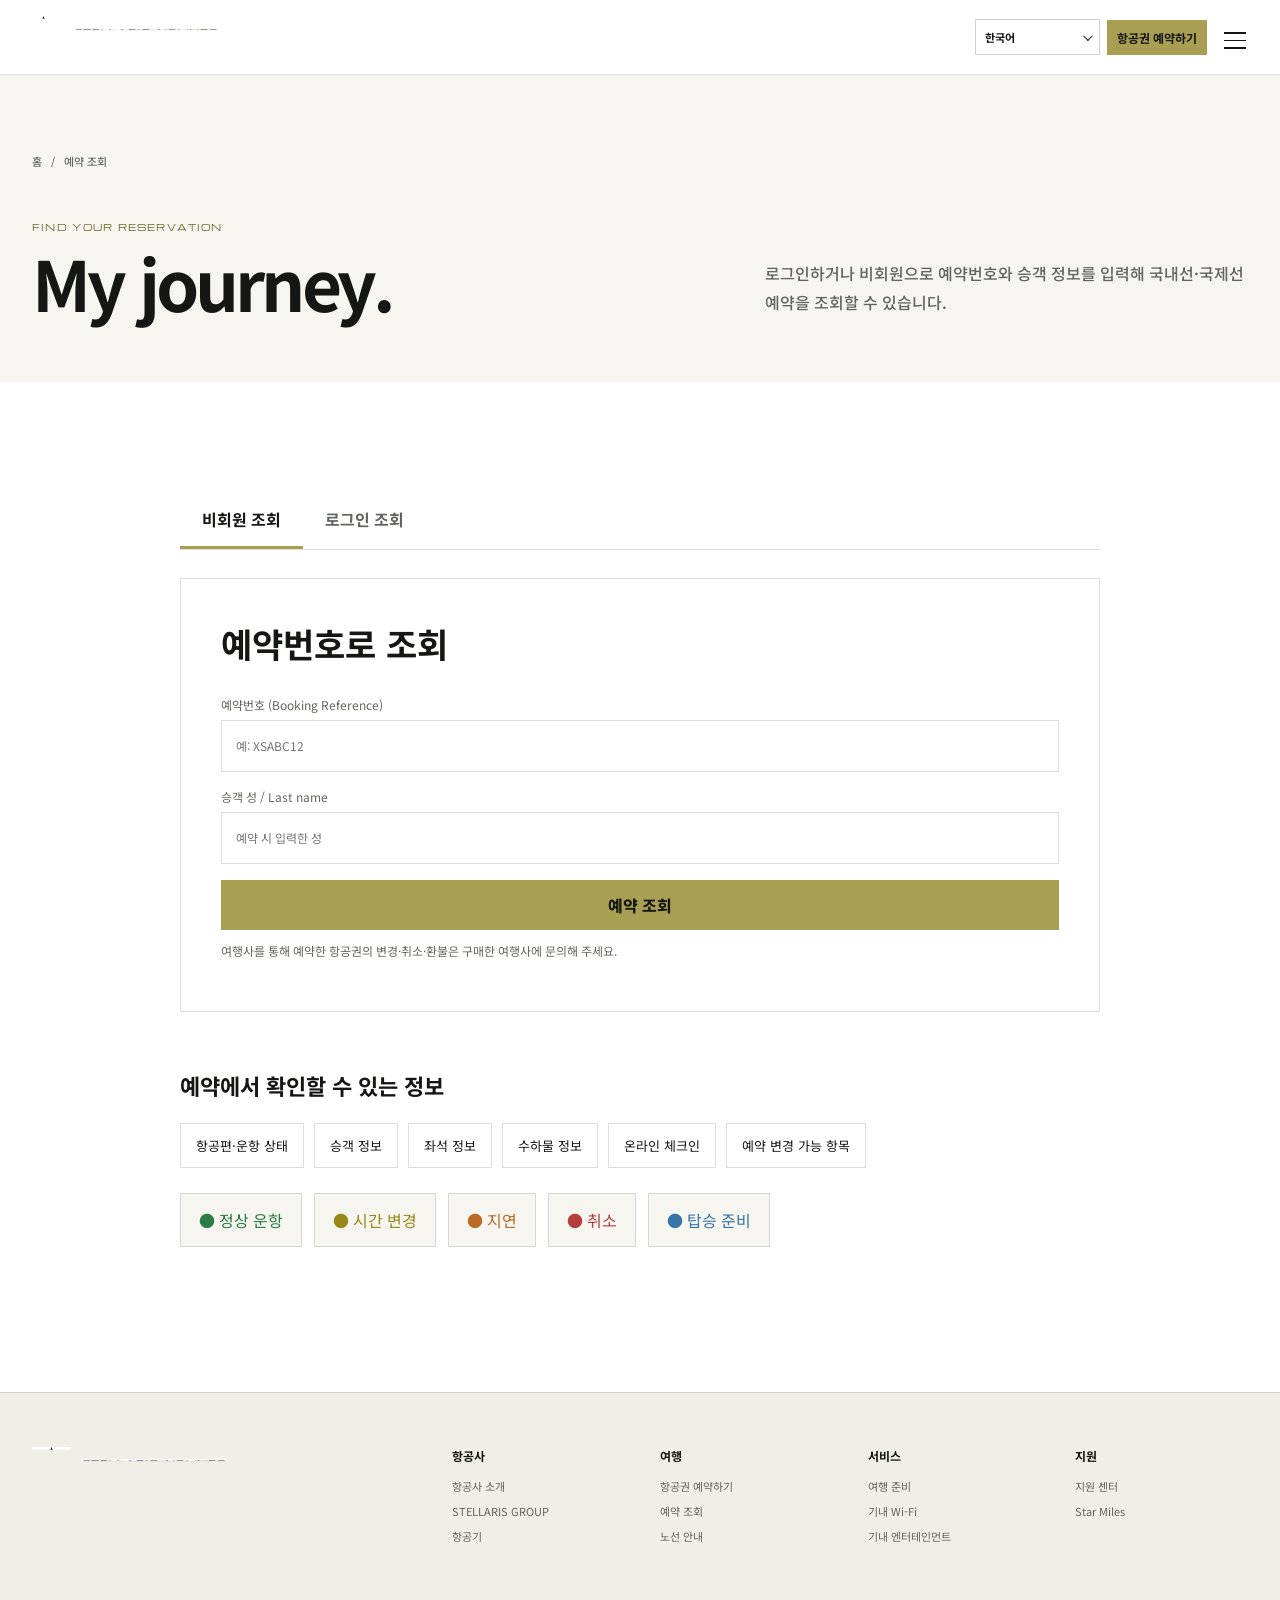
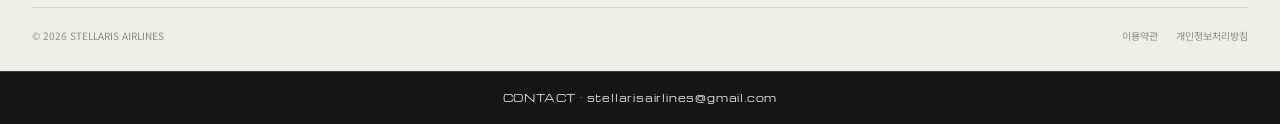
<file: find-your-reservations/index.html>
<!doctype html><html lang="ko"><head><meta charset="utf-8"><meta name="viewport" content="width=device-width,initial-scale=1"><title>예약 조회 | Stellaris Airlines</title><link rel="icon" href="../assets/stellaris-symbol.png"><link href="https://fonts.googleapis.com/css2?family=Michroma&family=Noto+Sans+KR:wght@400;500;600;700;800&display=swap" rel="stylesheet"><link rel="stylesheet" href="../styles.css"></head><body data-prefix="../"><div id="siteHeader"></div><main><section class="page-hero compact-hero"><div class="shell"><div class="breadcrumbs"><a href="../">홈</a><span>/</span><span>예약 조회</span></div><div class="page-hero-grid"><div><p class="eyebrow">FIND YOUR RESERVATION</p><h1>My journey.</h1></div><p>로그인하거나 비회원으로 예약번호와 승객 정보를 입력해 국내선·국제선 예약을 조회할 수 있습니다.</p></div></div></section><section class="content-section white"><div class="shell reservation-shell"><div class="reservation-tabs"><button class="tab-button active" data-reservation-tab="guest">비회원 조회</button><button class="tab-button" data-reservation-tab="member">로그인 조회</button></div><section data-reservation-panel="guest"><div class="form-card"><h2>예약번호로 조회</h2><form class="demo-form"><label>예약번호 (Booking Reference)<input type="text" placeholder="예: XSABC12" required></label><label>승객 성 / Last name<input type="text" placeholder="예약 시 입력한 성" required></label><button class="btn btn-olive wide" type="submit">예약 조회</button></form><p class="form-help">여행사를 통해 예약한 항공권의 변경·취소·환불은 구매한 여행사에 문의해 주세요.</p></div></section><section data-reservation-panel="member" hidden><div class="form-card"><h2>Stellaris 계정으로 조회</h2><form class="demo-form"><label>이메일<input type="email" placeholder="name@example.com"></label><label>비밀번호<input type="password" placeholder="비밀번호"></label><button class="btn btn-dark wide" type="submit">로그인 후 예약 보기</button></form><p class="form-help">계정이 없으신가요? <a href="../login/#signup">회원가입</a></p></div></section><div class="reservation-info"><h3>예약에서 확인할 수 있는 정보</h3><div class="chip-list"><span>항공편·운항 상태</span><span>승객 정보</span><span>좌석 정보</span><span>수하물 정보</span><span>온라인 체크인</span><span>예약 변경 가능 항목</span></div><div class="status-grid" style="margin-top:25px"><span class="ok">● 정상 운항</span><span class="changed">● 시간 변경</span><span class="delay">● 지연</span><span class="cancel">● 취소</span><span class="boarding">● 탑승 준비</span></div></div></div></section></main><div id="siteFooter"></div><script src="../app.js"></script></body></html>
</file>
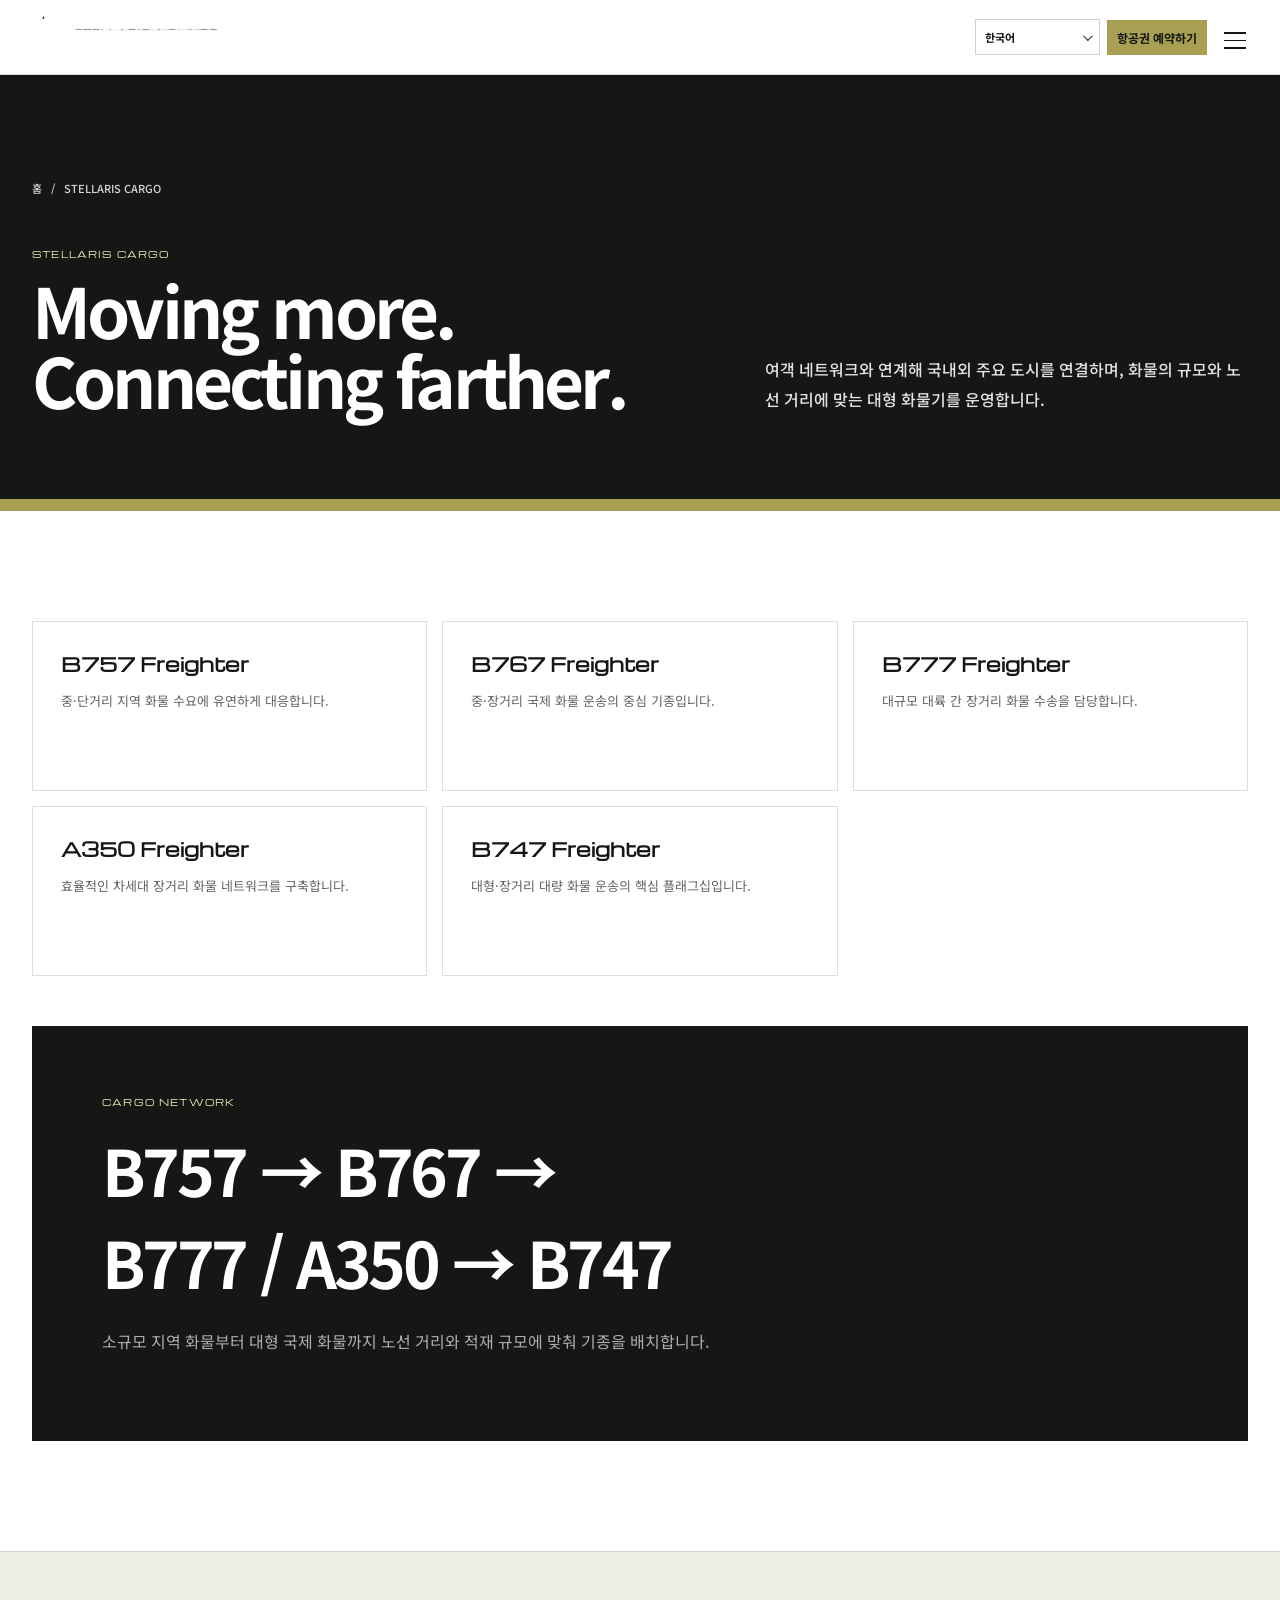
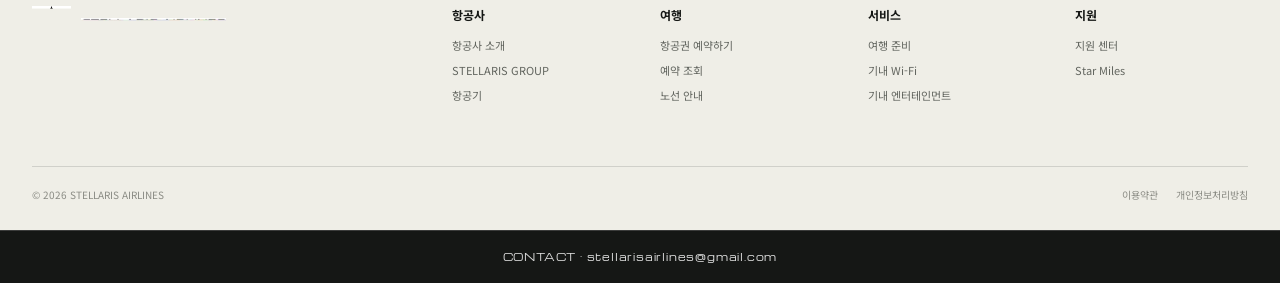
<file: fleets-cargo/index.html>
<!doctype html><html lang="ko"><head><meta charset="utf-8"><meta name="viewport" content="width=device-width,initial-scale=1"><meta name="theme-color" content="#a89f52"><title>Stellaris Cargo Fleets | Stellaris Airlines</title><link rel="icon" href="../assets/stellaris-symbol.png"><link href="https://fonts.googleapis.com/css2?family=Michroma&family=Noto+Sans+KR:wght@400;500;600;700;800&display=swap" rel="stylesheet"><link rel="stylesheet" href="../styles.css"></head><body data-prefix="../"><div id="siteHeader"></div><main><section class="page-hero dark-page"><div class="shell"><div class="breadcrumbs light"><a href="../">홈</a><span>/</span><span>STELLARIS CARGO</span></div><div class="page-hero-grid"><div><p class="eyebrow light">STELLARIS CARGO</p><h1>Moving more.<br>Connecting farther.</h1></div><p>여객 네트워크와 연계해 국내외 주요 도시를 연결하며, 화물의 규모와 노선 거리에 맞는 대형 화물기를 운영합니다.</p></div></div></section><div class="olive-band"></div><section class="content-section white"><div class="shell"><div class="fleet-grid"><article class="fleet-item"><strong class="fleet-code">B757 Freighter</strong><p>중·단거리 지역 화물 수요에 유연하게 대응합니다.</p></article><article class="fleet-item"><strong class="fleet-code">B767 Freighter</strong><p>중·장거리 국제 화물 운송의 중심 기종입니다.</p></article><article class="fleet-item"><strong class="fleet-code">B777 Freighter</strong><p>대규모 대륙 간 장거리 화물 수송을 담당합니다.</p></article><article class="fleet-item"><strong class="fleet-code">A350 Freighter</strong><p>효율적인 차세대 장거리 화물 네트워크를 구축합니다.</p></article><article class="fleet-item"><strong class="fleet-code">B747 Freighter</strong><p>대형·장거리 대량 화물 운송의 핵심 플래그십입니다.</p></article></div><div class="statement-box" style="margin-top:50px"><p class="eyebrow light">CARGO NETWORK</p><h2>B757 → B767 →<br>B777 / A350 → B747</h2><p>소규모 지역 화물부터 대형 국제 화물까지 노선 거리와 적재 규모에 맞춰 기종을 배치합니다.</p></div></div></section></main><div id="siteFooter"></div><script src="../app.js"></script></body></html>
</file>
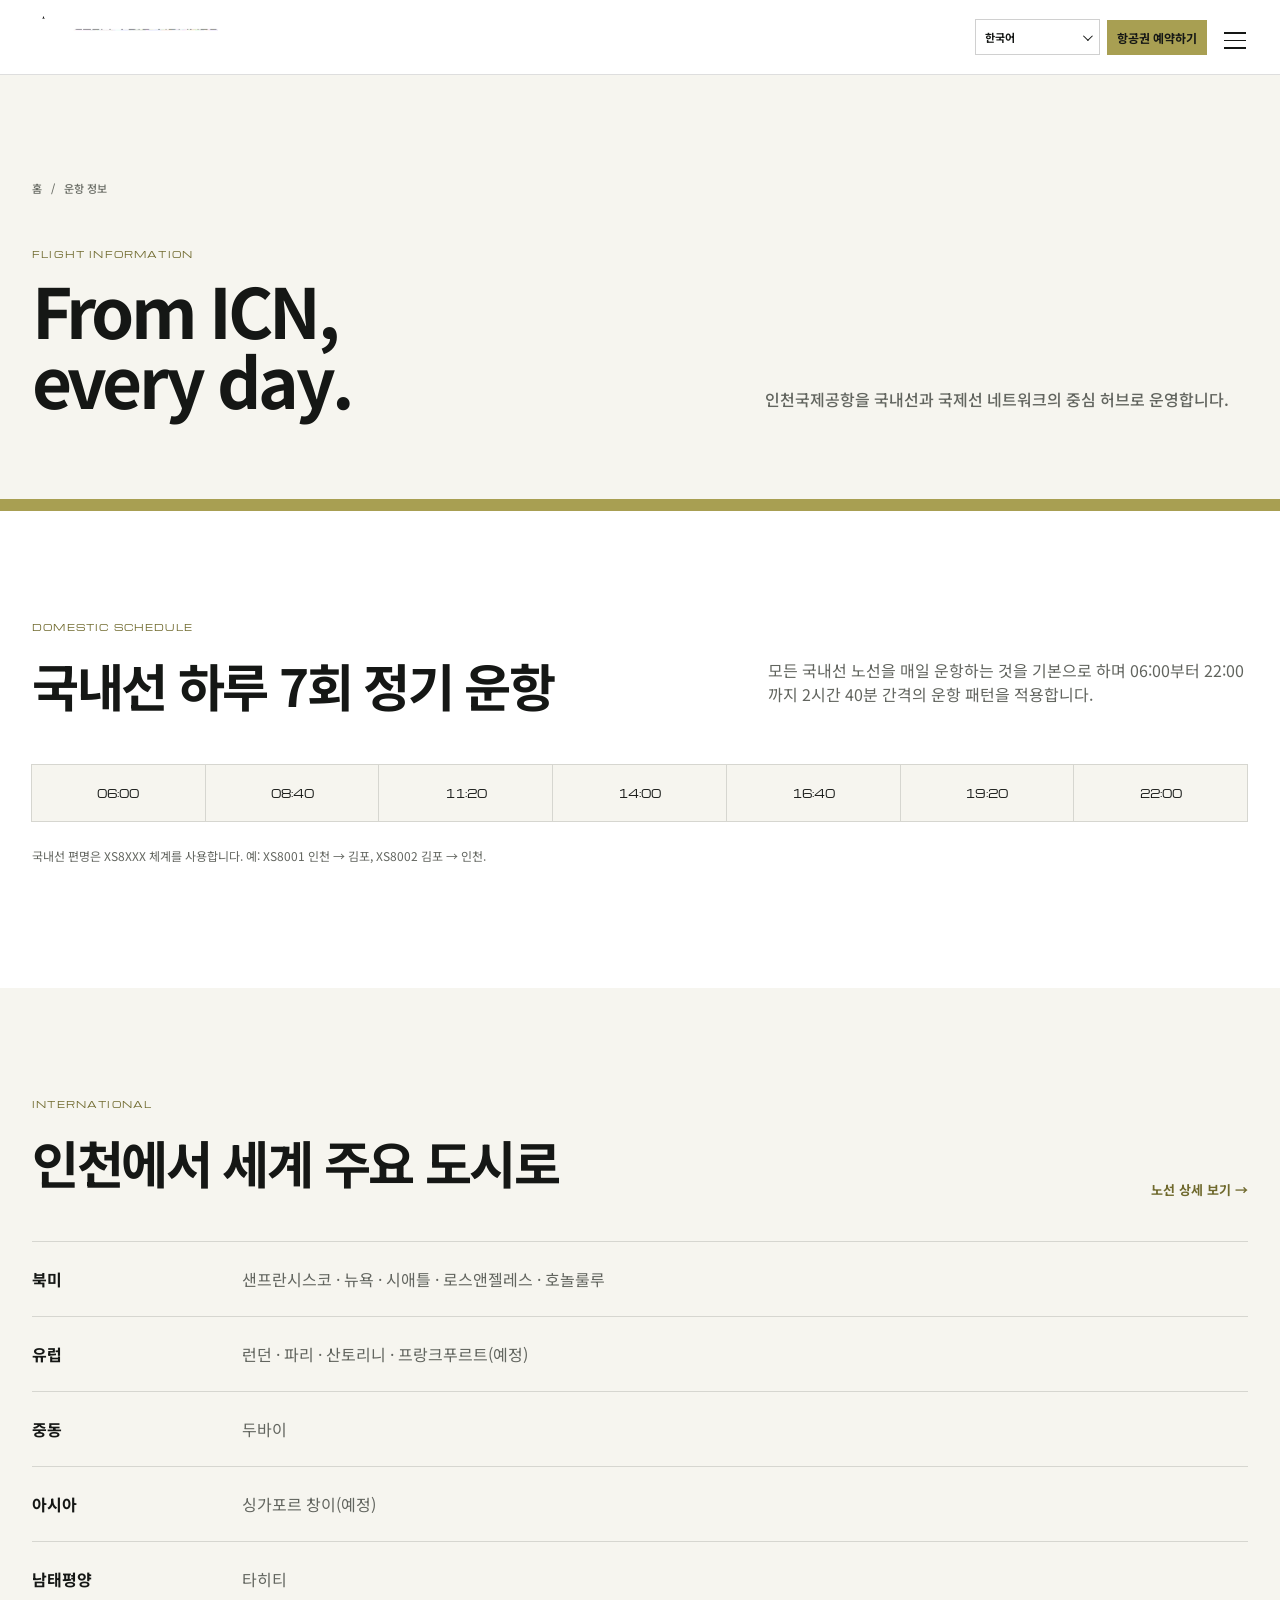
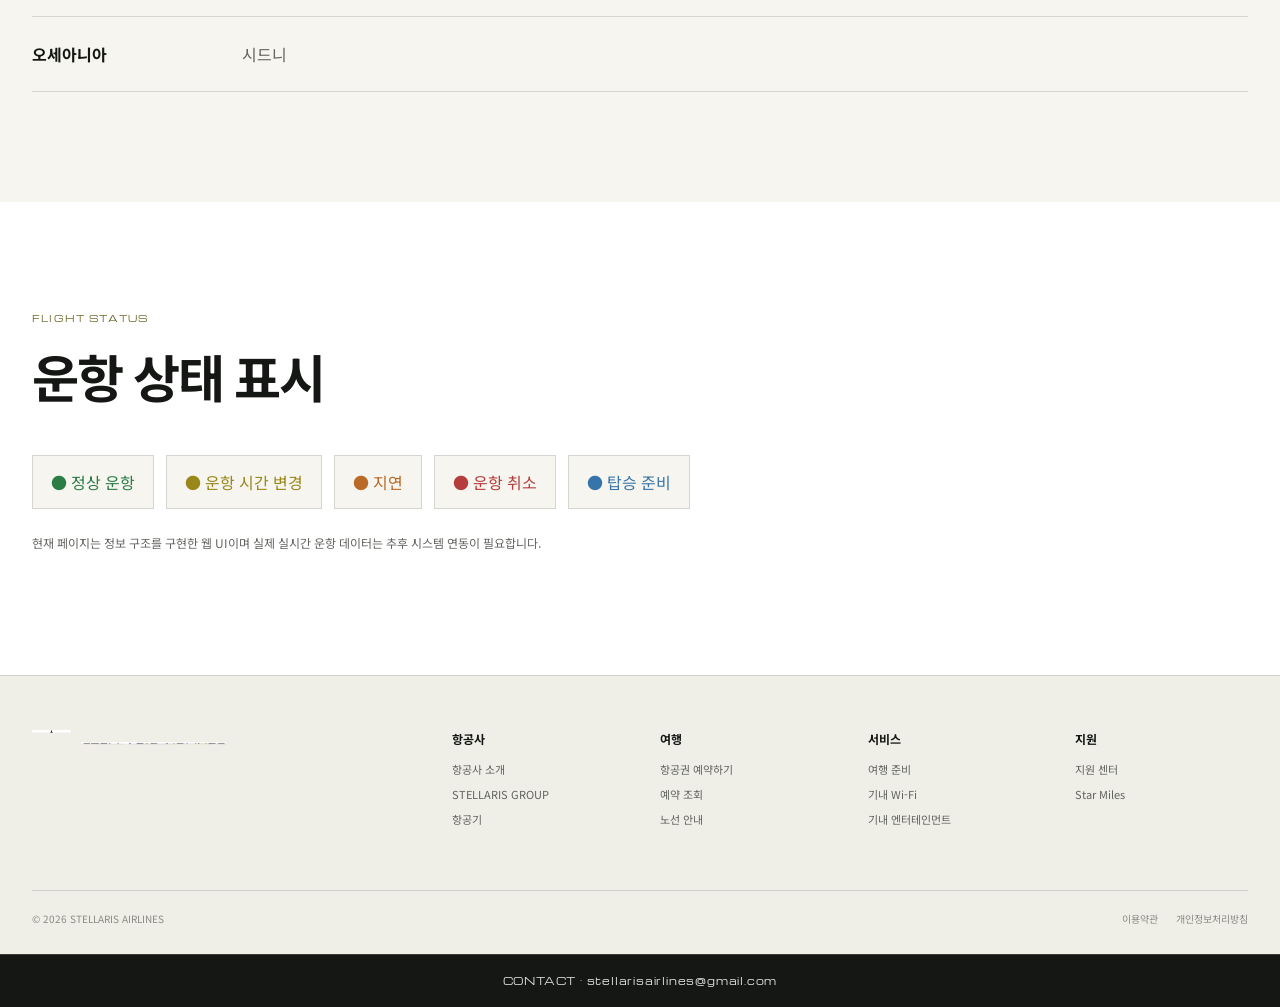
<file: flight-information/index.html>
<!doctype html><html lang="ko"><head><meta charset="utf-8"><meta name="viewport" content="width=device-width,initial-scale=1"><title>운항 정보 | Stellaris Airlines</title><link rel="icon" href="../assets/stellaris-symbol.png"><link href="https://fonts.googleapis.com/css2?family=Michroma&family=Noto+Sans+KR:wght@400;500;600;700;800&display=swap" rel="stylesheet"><link rel="stylesheet" href="../styles.css"></head><body data-prefix="../"><div id="siteHeader"></div><main><section class="page-hero"><div class="shell"><div class="breadcrumbs"><a href="../">홈</a><span>/</span><span>운항 정보</span></div><div class="page-hero-grid"><div><p class="eyebrow">FLIGHT INFORMATION</p><h1>From ICN,<br>every day.</h1></div><p>인천국제공항을 국내선과 국제선 네트워크의 중심 허브로 운영합니다.</p></div></div></section><div class="olive-band"></div><section class="content-section white" id="domestic"><div class="shell"><div class="section-head"><div><p class="eyebrow">DOMESTIC SCHEDULE</p><h2>국내선 하루 7회 정기 운항</h2></div><p>모든 국내선 노선을 매일 운항하는 것을 기본으로 하며 06:00부터 22:00까지 2시간 40분 간격의 운항 패턴을 적용합니다.</p></div><div class="schedule-strip"><span>06:00</span><span>08:40</span><span>11:20</span><span>14:00</span><span>16:40</span><span>19:20</span><span>22:00</span></div><p class="note">국내선 편명은 XS8XXX 체계를 사용합니다. 예: XS8001 인천 → 김포, XS8002 김포 → 인천.</p></div></section><section class="content-section" id="international"><div class="shell"><div class="section-head"><div><p class="eyebrow">INTERNATIONAL</p><h2>인천에서 세계 주요 도시로</h2></div><a class="arrow-link" href="../destinations/">노선 상세 보기 →</a></div><div class="region-list"><div><strong>북미</strong><span>샌프란시스코 · 뉴욕 · 시애틀 · 로스앤젤레스 · 호놀룰루</span></div><div><strong>유럽</strong><span>런던 · 파리 · 산토리니 · 프랑크푸르트(예정)</span></div><div><strong>중동</strong><span>두바이</span></div><div><strong>아시아</strong><span>싱가포르 창이(예정)</span></div><div><strong>남태평양</strong><span>타히티</span></div><div><strong>오세아니아</strong><span>시드니</span></div></div></div></section><section class="content-section white"><div class="shell"><div class="section-head"><div><p class="eyebrow">FLIGHT STATUS</p><h2>운항 상태 표시</h2></div></div><div class="status-grid"><span class="ok">● 정상 운항</span><span class="changed">● 운항 시간 변경</span><span class="delay">● 지연</span><span class="cancel">● 운항 취소</span><span class="boarding">● 탑승 준비</span></div><p class="note">현재 페이지는 정보 구조를 구현한 웹 UI이며 실제 실시간 운항 데이터는 추후 시스템 연동이 필요합니다.</p></div></section></main><div id="siteFooter"></div><script src="../app.js"></script></body></html>
</file>
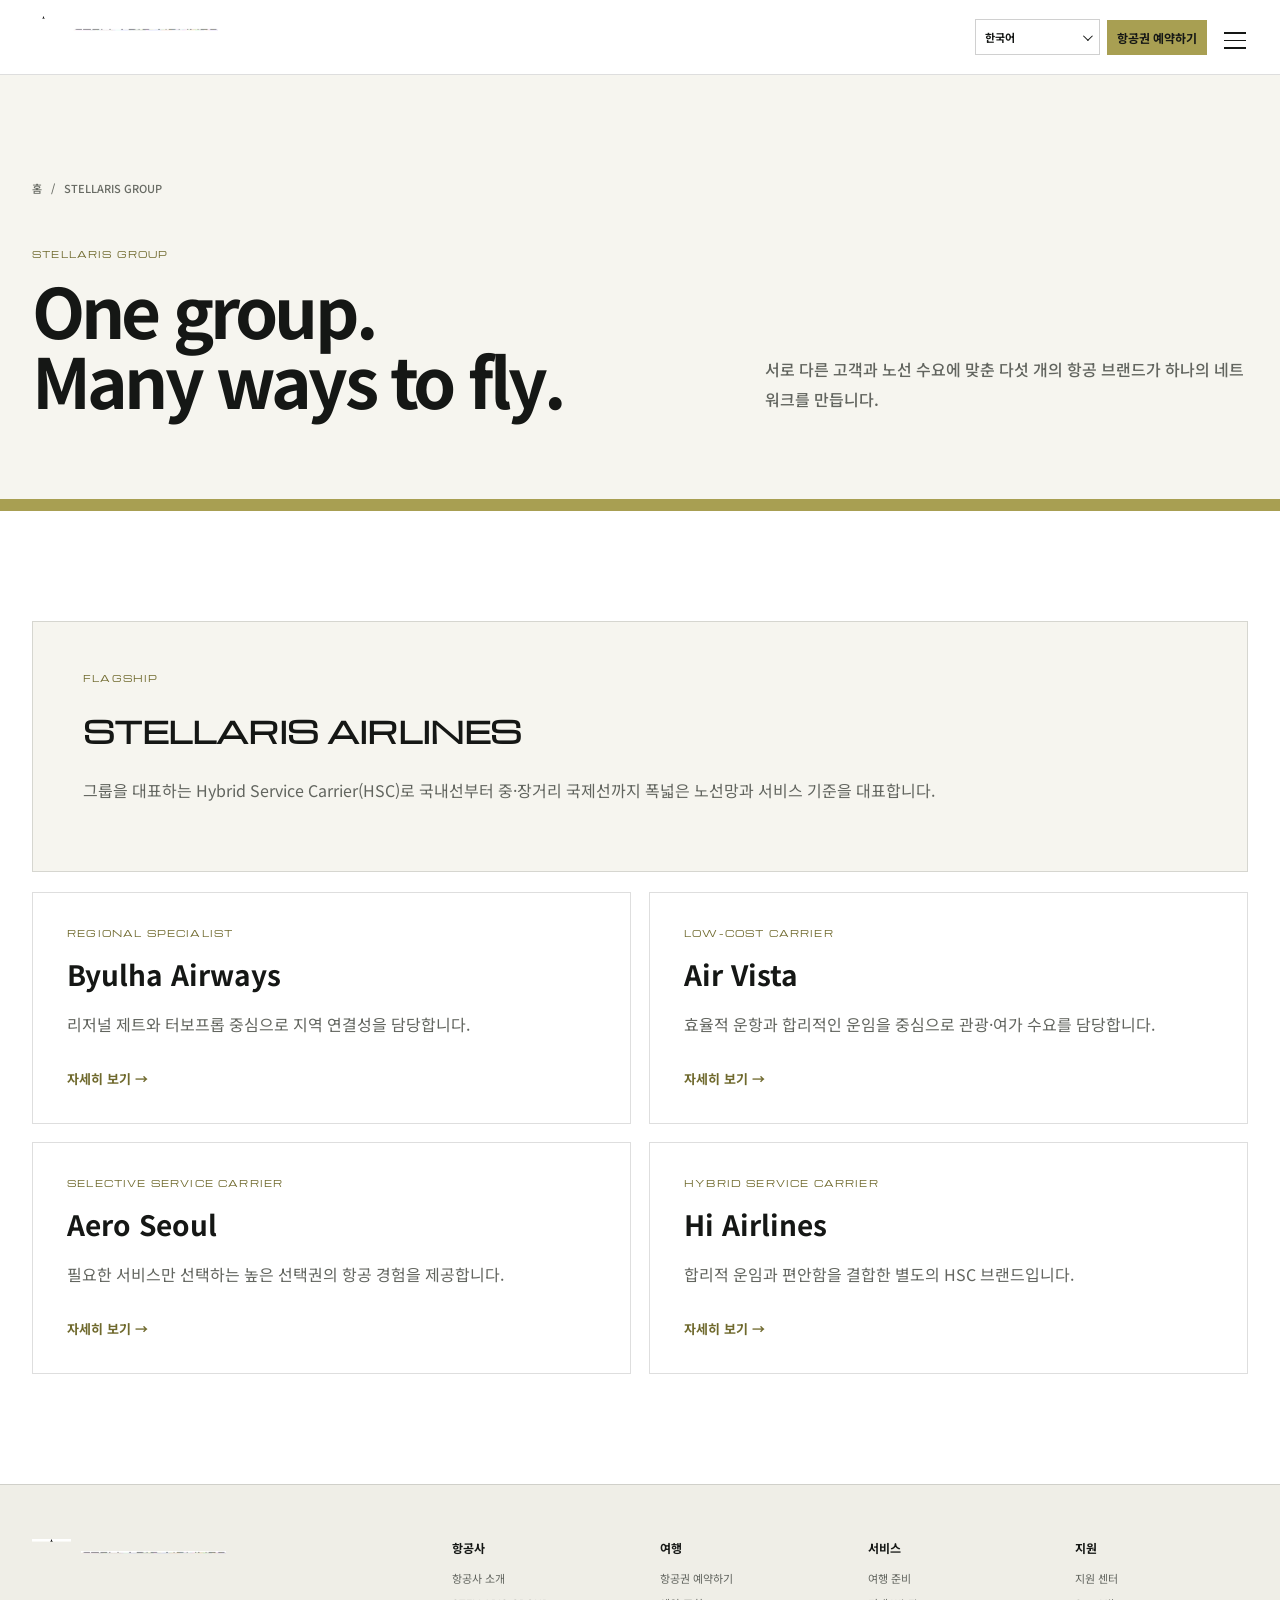
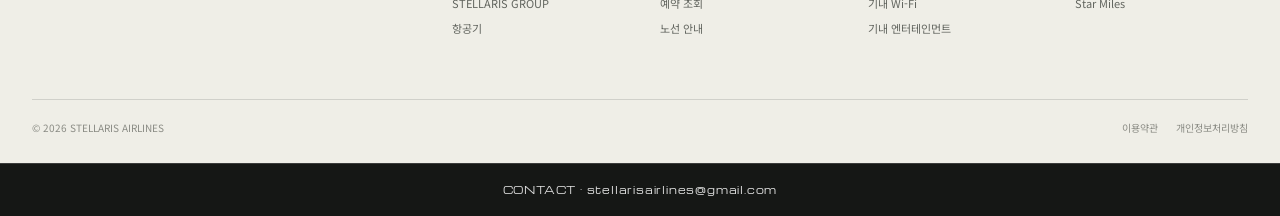
<file: group/index.html>
<!doctype html><html lang="ko"><head><meta charset="utf-8"><meta name="viewport" content="width=device-width,initial-scale=1"><meta name="theme-color" content="#a89f52"><title>STELLARIS GROUP | Stellaris Airlines</title><link rel="icon" href="../assets/stellaris-symbol.png"><link href="https://fonts.googleapis.com/css2?family=Michroma&family=Noto+Sans+KR:wght@400;500;600;700;800&display=swap" rel="stylesheet"><link rel="stylesheet" href="../styles.css"></head><body data-prefix="../"><div id="siteHeader"></div><main><section class="page-hero"><div class="shell"><div class="breadcrumbs"><a href="../">홈</a><span>/</span><span>STELLARIS GROUP</span></div><div class="page-hero-grid"><div><p class="eyebrow">STELLARIS GROUP</p><h1>One group.<br>Many ways to fly.</h1></div><p>서로 다른 고객과 노선 수요에 맞춘 다섯 개의 항공 브랜드가 하나의 네트워크를 만듭니다.</p></div></div></section><div class="olive-band"></div><section class="content-section white"><div class="shell"><article class="group-lead"><p class="eyebrow">FLAGSHIP</p><h2>STELLARIS AIRLINES</h2><p>그룹을 대표하는 Hybrid Service Carrier(HSC)로 국내선부터 중·장거리 국제선까지 폭넓은 노선망과 서비스 기준을 대표합니다.</p></article><div class="group-grid"><article class="group-card"><p class="eyebrow">REGIONAL SPECIALIST</p><h3>Byulha Airways</h3><p>리저널 제트와 터보프롭 중심으로 지역 연결성을 담당합니다.</p><a class="arrow-link" href="../byulha-airways/">자세히 보기 →</a></article><article class="group-card"><p class="eyebrow">LOW-COST CARRIER</p><h3>Air Vista</h3><p>효율적 운항과 합리적인 운임을 중심으로 관광·여가 수요를 담당합니다.</p><a class="arrow-link" href="../air-vista/">자세히 보기 →</a></article><article class="group-card"><p class="eyebrow">SELECTIVE SERVICE CARRIER</p><h3>Aero Seoul</h3><p>필요한 서비스만 선택하는 높은 선택권의 항공 경험을 제공합니다.</p><a class="arrow-link" href="../aero-seoul/">자세히 보기 →</a></article><article class="group-card"><p class="eyebrow">HYBRID SERVICE CARRIER</p><h3>Hi Airlines</h3><p>합리적 운임과 편안함을 결합한 별도의 HSC 브랜드입니다.</p><a class="arrow-link" href="../hi-airlines/">자세히 보기 →</a></article></div></div></section></main><div id="siteFooter"></div><script src="../app.js"></script></body></html>
</file>
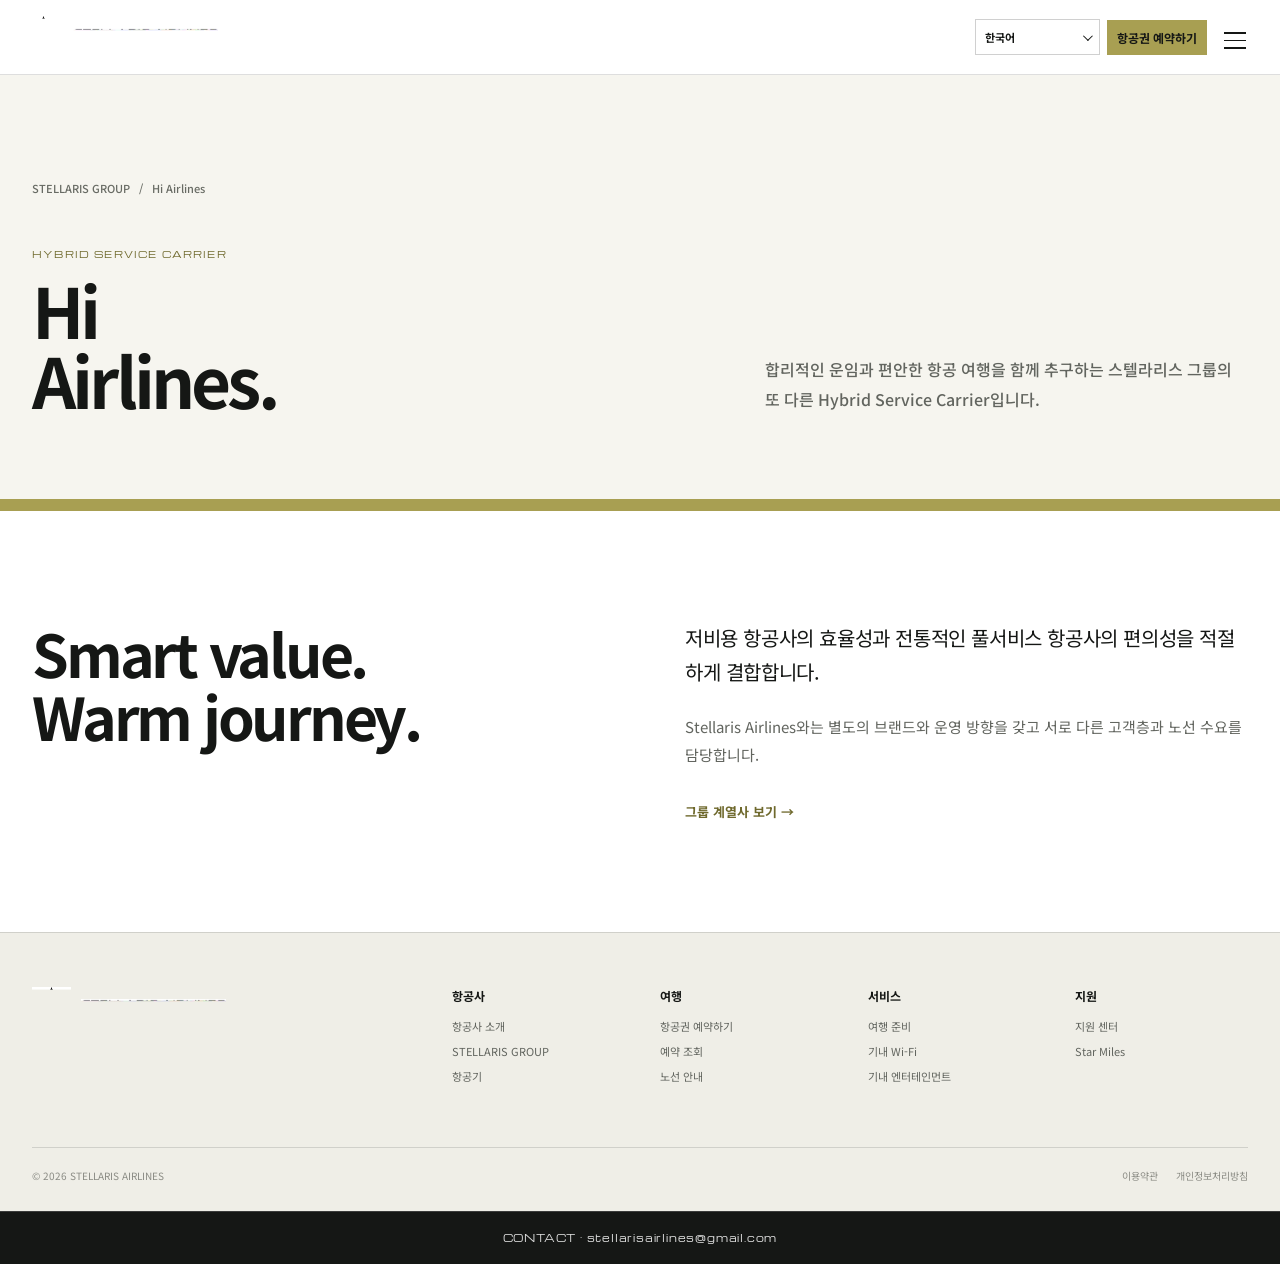
<file: hi-airlines/index.html>
<!doctype html><html lang="ko"><head><meta charset="utf-8"><meta name="viewport" content="width=device-width,initial-scale=1"><title>Hi Airlines | Stellaris Group</title><link rel="icon" href="../assets/stellaris-symbol.png"><link href="https://fonts.googleapis.com/css2?family=Michroma&family=Noto+Sans+KR:wght@400;500;600;700;800&display=swap" rel="stylesheet"><link rel="stylesheet" href="../styles.css"></head><body data-prefix="../"><div id="siteHeader"></div><main><section class="page-hero"><div class="shell"><div class="breadcrumbs"><a href="../group/">STELLARIS GROUP</a><span>/</span><span>Hi Airlines</span></div><div class="page-hero-grid"><div><p class="eyebrow">HYBRID SERVICE CARRIER</p><h1>Hi<br>Airlines.</h1></div><p>합리적인 운임과 편안한 항공 여행을 함께 추구하는 스텔라리스 그룹의 또 다른 Hybrid Service Carrier입니다.</p></div></div></section><div class="olive-band"></div><section class="content-section white"><div class="shell content-grid-2"><div><h2 class="content-title">Smart value.<br>Warm journey.</h2></div><div><p class="lead-copy">저비용 항공사의 효율성과 전통적인 풀서비스 항공사의 편의성을 적절하게 결합합니다.</p><p class="body-copy">Stellaris Airlines와는 별도의 브랜드와 운영 방향을 갖고 서로 다른 고객층과 노선 수요를 담당합니다.</p><a class="arrow-link" href="../group/">그룹 계열사 보기 →</a></div></div></section></main><div id="siteFooter"></div><script src="../app.js"></script></body></html>
</file>
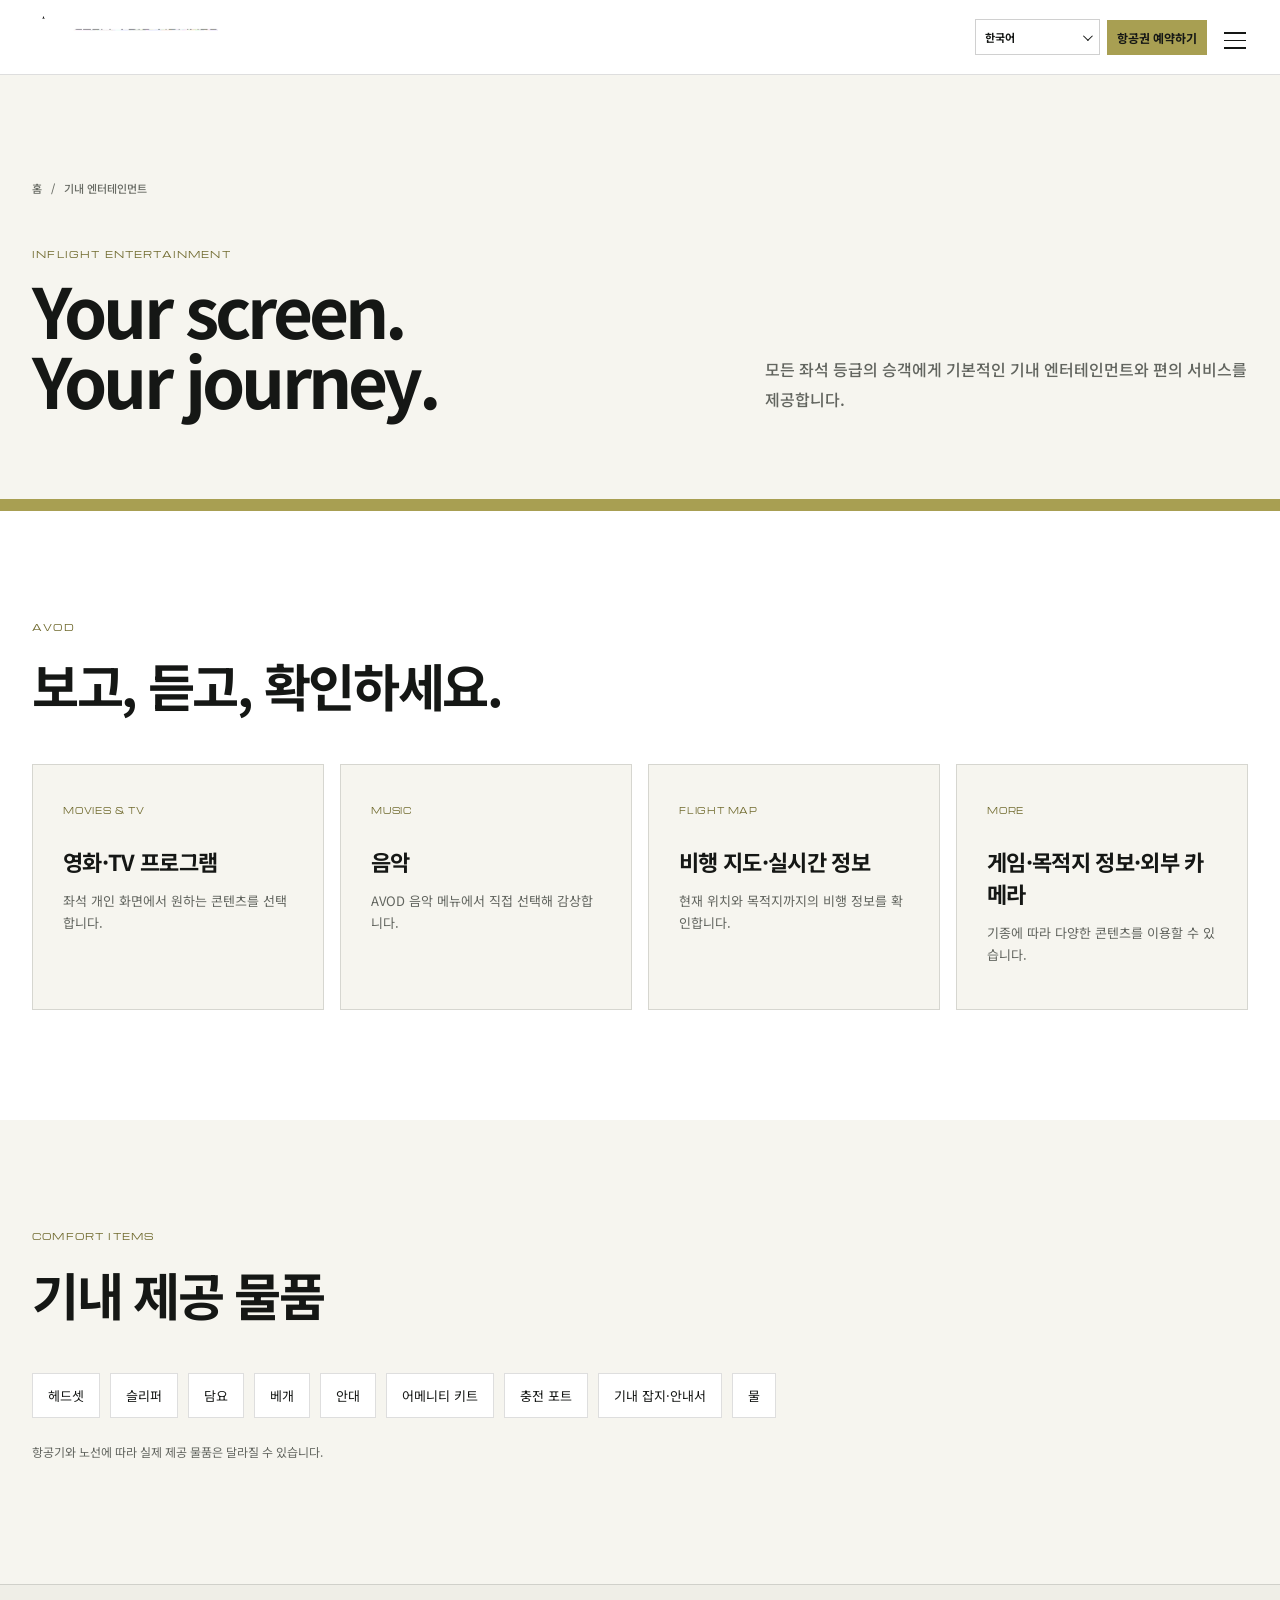
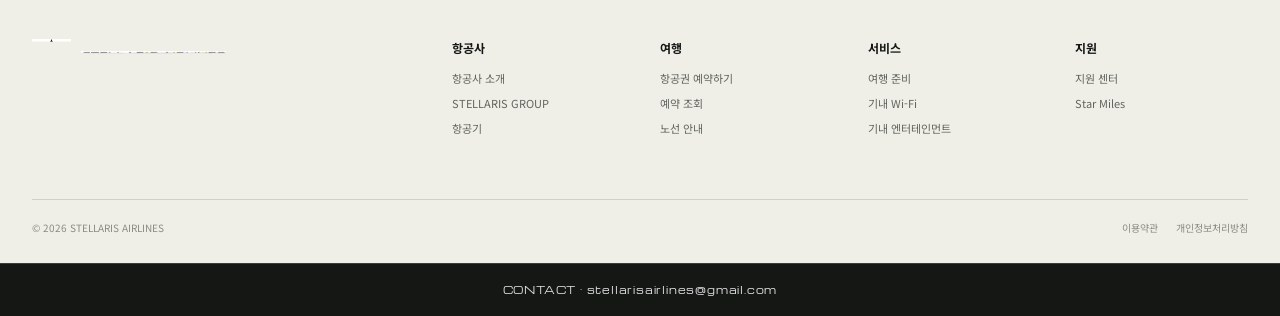
<file: inflight-entertainment/index.html>
<!doctype html><html lang="ko"><head><meta charset="utf-8"><meta name="viewport" content="width=device-width,initial-scale=1"><meta name="theme-color" content="#a89f52"><title>기내 엔터테인먼트 | Stellaris Airlines</title><link rel="icon" href="../assets/stellaris-symbol.png"><link href="https://fonts.googleapis.com/css2?family=Michroma&family=Noto+Sans+KR:wght@400;500;600;700;800&display=swap" rel="stylesheet"><link rel="stylesheet" href="../styles.css"></head><body data-prefix="../"><div id="siteHeader"></div><main><section class="page-hero"><div class="shell"><div class="breadcrumbs"><a href="../">홈</a><span>/</span><span>기내 엔터테인먼트</span></div><div class="page-hero-grid"><div><p class="eyebrow">INFLIGHT ENTERTAINMENT</p><h1>Your screen.<br>Your journey.</h1></div><p>모든 좌석 등급의 승객에게 기본적인 기내 엔터테인먼트와 편의 서비스를 제공합니다.</p></div></div></section><div class="olive-band"></div><section class="content-section white"><div class="shell"><div class="section-head"><div><p class="eyebrow">AVOD</p><h2>보고, 듣고, 확인하세요.</h2></div></div><div class="feature-cards compact"><div><span>MOVIES & TV</span><h3>영화·TV 프로그램</h3><p>좌석 개인 화면에서 원하는 콘텐츠를 선택합니다.</p></div><div><span>MUSIC</span><h3>음악</h3><p>AVOD 음악 메뉴에서 직접 선택해 감상합니다.</p></div><div><span>FLIGHT MAP</span><h3>비행 지도·실시간 정보</h3><p>현재 위치와 목적지까지의 비행 정보를 확인합니다.</p></div><div><span>MORE</span><h3>게임·목적지 정보·외부 카메라</h3><p>기종에 따라 다양한 콘텐츠를 이용할 수 있습니다.</p></div></div></div></section><section class="content-section"><div class="shell"><div class="section-head"><div><p class="eyebrow">COMFORT ITEMS</p><h2>기내 제공 물품</h2></div></div><div class="chip-list"><span>헤드셋</span><span>슬리퍼</span><span>담요</span><span>베개</span><span>안대</span><span>어메니티 키트</span><span>충전 포트</span><span>기내 잡지·안내서</span><span>물</span></div><p class="note">항공기와 노선에 따라 실제 제공 물품은 달라질 수 있습니다.</p></div></section></main><div id="siteFooter"></div><script src="../app.js"></script></body></html>
</file>
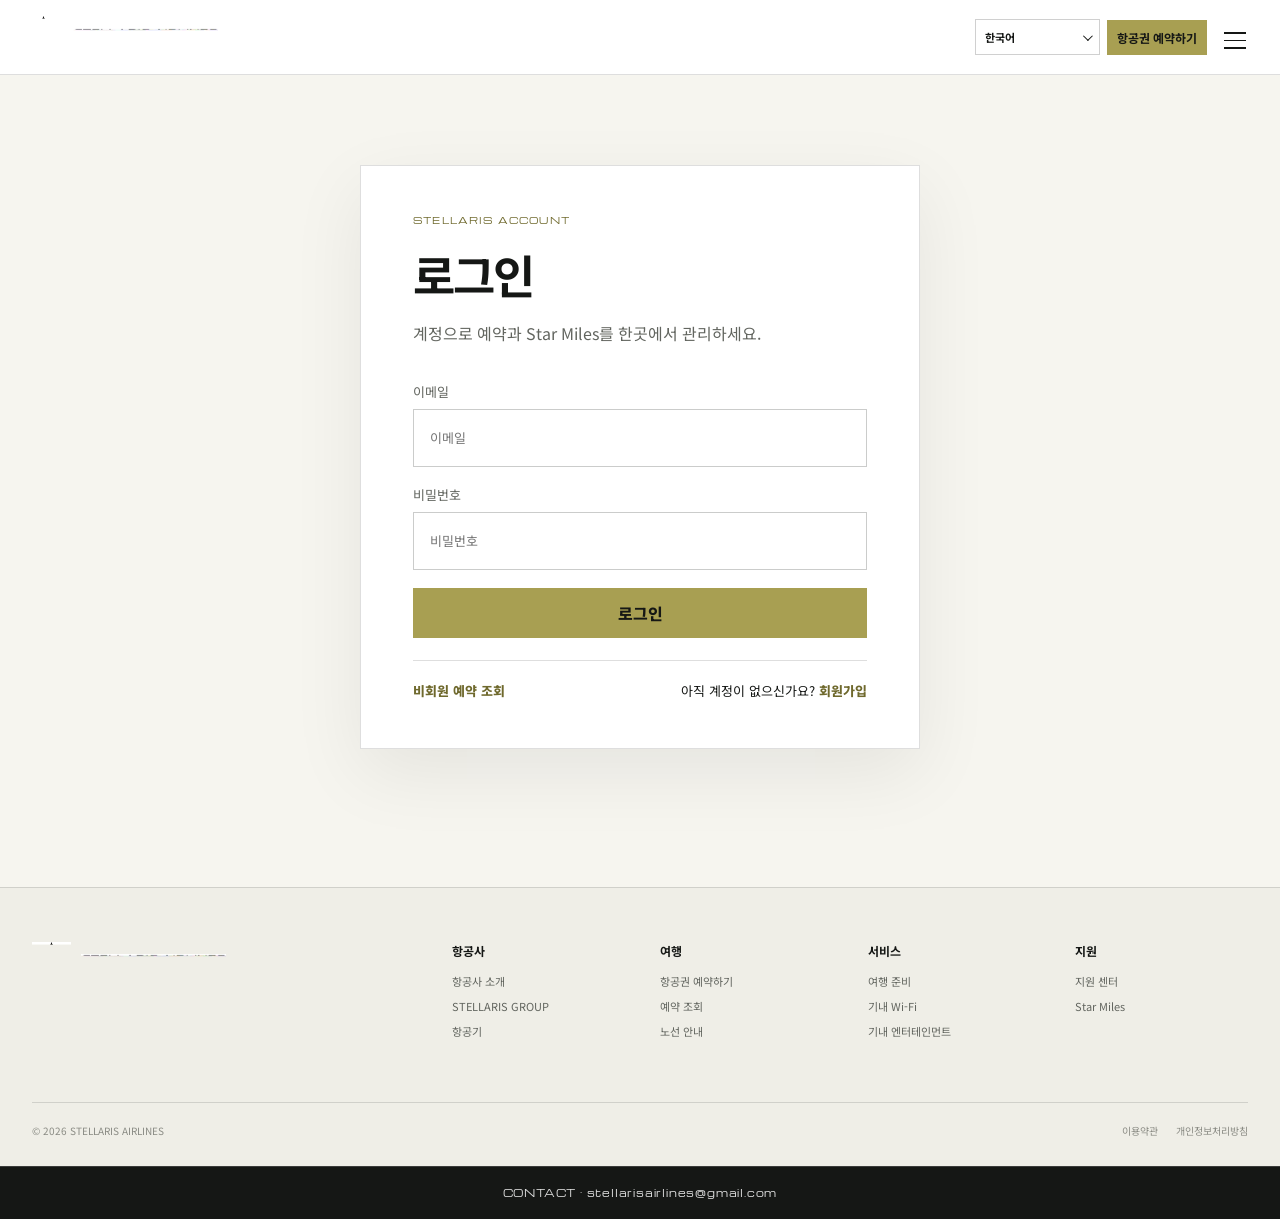
<file: login/index.html>
<!doctype html><html lang="ko"><head><meta charset="utf-8"><meta name="viewport" content="width=device-width,initial-scale=1"><title>로그인 | Stellaris Airlines</title><link rel="icon" href="../assets/stellaris-symbol.png"><link href="https://fonts.googleapis.com/css2?family=Michroma&family=Noto+Sans+KR:wght@400;500;600;700;800&display=swap" rel="stylesheet"><link rel="stylesheet" href="../styles.css"></head><body data-prefix="../"><div id="siteHeader"></div><main class="auth-shell"><section class="auth-single"><p class="eyebrow">STELLARIS ACCOUNT</p><h1>로그인</h1><p class="auth-intro">계정으로 예약과 Star Miles를 한곳에서 관리하세요.</p><form class="demo-form"><label>이메일<input type="email" placeholder="이메일" autocomplete="email"></label><label>비밀번호<input type="password" placeholder="비밀번호" autocomplete="current-password"></label><button class="btn btn-olive wide" type="submit">로그인</button></form><div class="auth-alt"><a href="../find-your-reservations/">비회원 예약 조회</a><span>아직 계정이 없으신가요? <a href="../signup/">회원가입</a></span></div></section></main><div id="siteFooter"></div><script src="../app.js"></script></body></html>
</file>
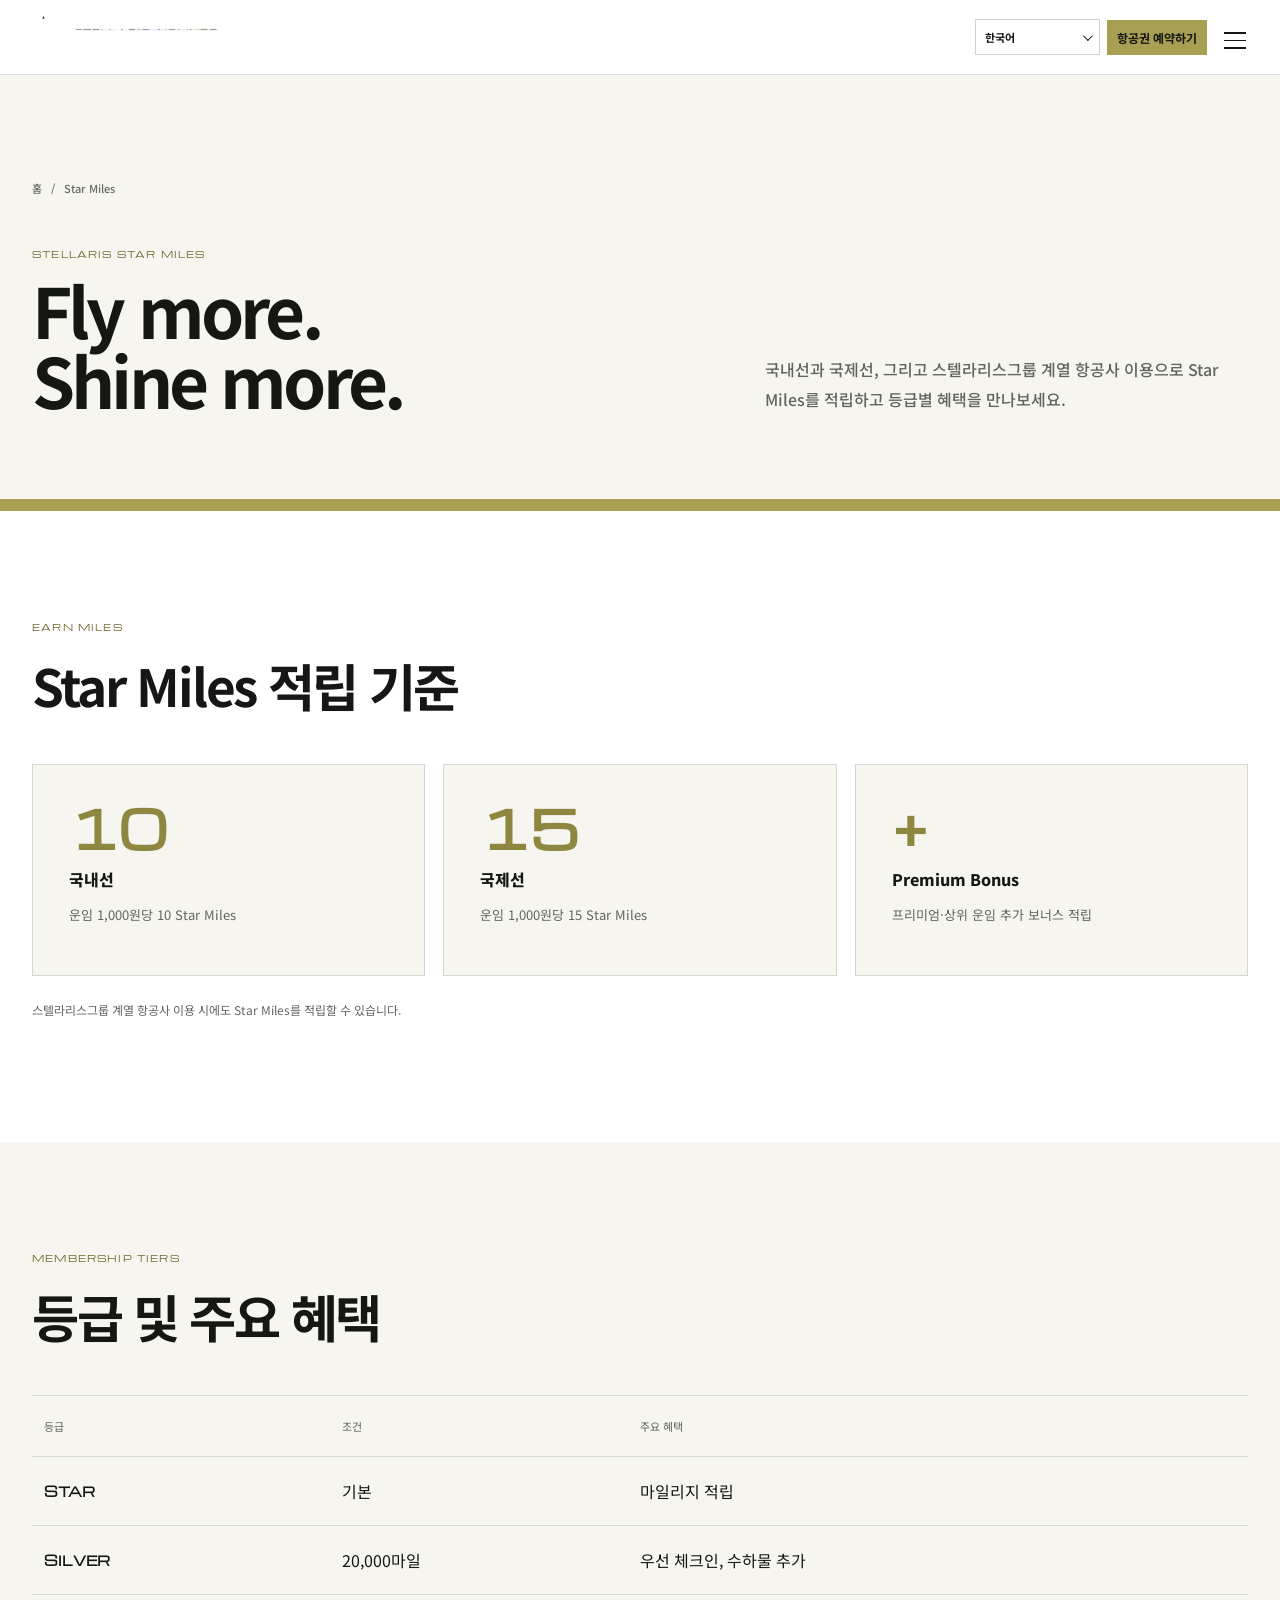
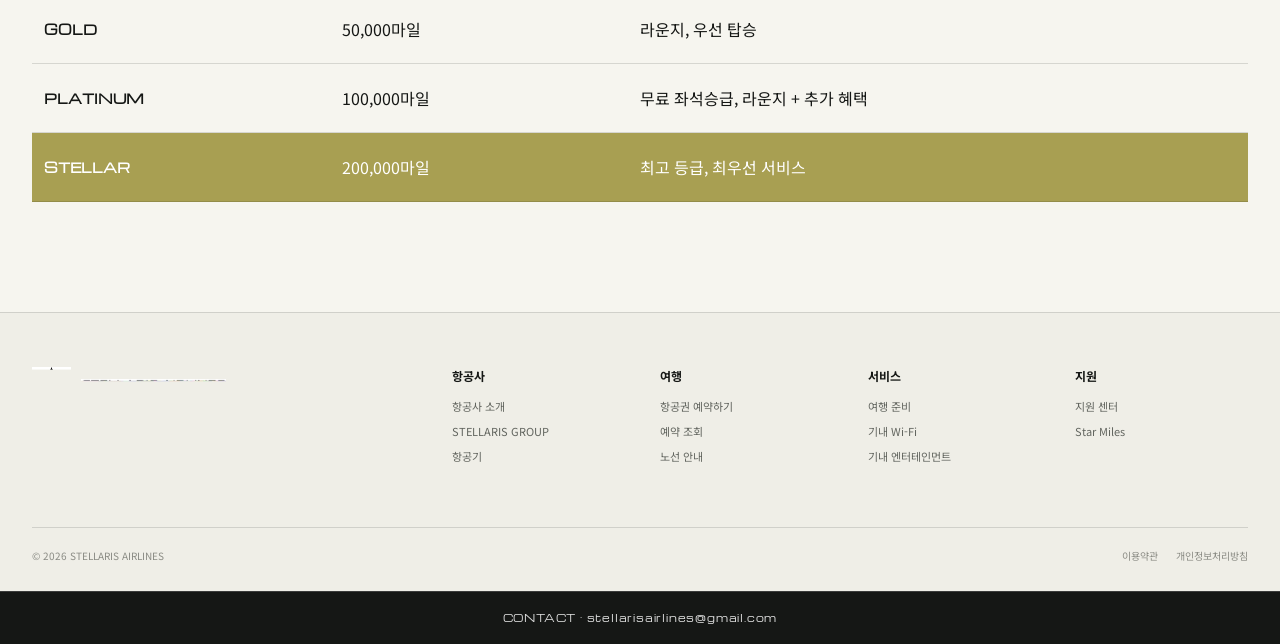
<file: membership/index.html>
<!doctype html><html lang="ko"><head><meta charset="utf-8"><meta name="viewport" content="width=device-width,initial-scale=1"><meta name="theme-color" content="#a89f52"><title>STELLARIS STAR MILES | Stellaris Airlines</title><link rel="icon" href="../assets/stellaris-symbol.png"><link href="https://fonts.googleapis.com/css2?family=Michroma&family=Noto+Sans+KR:wght@400;500;600;700;800&display=swap" rel="stylesheet"><link rel="stylesheet" href="../styles.css"></head><body data-prefix="../"><div id="siteHeader"></div><main><section class="page-hero"><div class="shell"><div class="breadcrumbs"><a href="../">홈</a><span>/</span><span>Star Miles</span></div><div class="page-hero-grid"><div><p class="eyebrow">STELLARIS STAR MILES</p><h1>Fly more.<br>Shine more.</h1></div><p>국내선과 국제선, 그리고 스텔라리스그룹 계열 항공사 이용으로 Star Miles를 적립하고 등급별 혜택을 만나보세요.</p></div></div></section><div class="olive-band"></div><section class="content-section white" id="earn"><div class="shell"><div class="section-head"><div><p class="eyebrow">EARN MILES</p><h2>Star Miles 적립 기준</h2></div></div><div class="stat-grid"><article><strong>10</strong><span>국내선</span><p>운임 1,000원당 10 Star Miles</p></article><article><strong>15</strong><span>국제선</span><p>운임 1,000원당 15 Star Miles</p></article><article><strong>+</strong><span>Premium Bonus</span><p>프리미엄·상위 운임 추가 보너스 적립</p></article></div><p class="note">스텔라리스그룹 계열 항공사 이용 시에도 Star Miles를 적립할 수 있습니다.</p></div></section><section class="content-section" id="tiers"><div class="shell"><div class="section-head"><div><p class="eyebrow">MEMBERSHIP TIERS</p><h2>등급 및 주요 혜택</h2></div></div><div class="tier-table"><div class="tier-row head"><span>등급</span><span>조건</span><span>주요 혜택</span></div><div class="tier-row"><strong>STAR</strong><span>기본</span><span>마일리지 적립</span></div><div class="tier-row"><strong>SILVER</strong><span>20,000마일</span><span>우선 체크인, 수하물 추가</span></div><div class="tier-row"><strong>GOLD</strong><span>50,000마일</span><span>라운지, 우선 탑승</span></div><div class="tier-row"><strong>PLATINUM</strong><span>100,000마일</span><span>무료 좌석승급, 라운지 + 추가 혜택</span></div><div class="tier-row stellar"><strong>STELLAR</strong><span>200,000마일</span><span>최고 등급, 최우선 서비스</span></div></div></div></section></main><div id="siteFooter"></div><script src="../app.js"></script></body></html>
</file>
<file: styles.css>
:root{--olive:#a89f52;--olive-deep:#8e873f;--olive-pale:#e7e2b9;--ink:#151715;--muted:#6f726b;--paper:#f6f5ef;--white:#fff;--line:rgba(21,23,21,.14);--shell:min(1240px,calc(100% - 64px));--wide:min(1500px,calc(100% - 48px));--shadow:0 30px 80px rgba(20,21,18,.12)}
*{box-sizing:border-box}html{scroll-behavior:smooth}body{margin:0;min-width:320px;color:var(--ink);background:var(--paper);font-family:"Noto Sans KR",system-ui,sans-serif;-webkit-font-smoothing:antialiased}a{color:inherit;text-decoration:none}button,input,select{font:inherit}button{color:inherit}img,svg{display:block;max-width:100%}[hidden]{display:none!important}.shell{width:var(--shell);margin-inline:auto}.shell-wide{width:var(--wide);margin-inline:auto}
.skip-link{position:fixed;left:12px;top:12px;z-index:9999;transform:translateY(-160%);background:#fff;padding:10px 14px}.skip-link:focus{transform:none}
.site-header{position:sticky;top:0;z-index:200;background:#fff;border-bottom:1px solid var(--line)}.header-inner{height:88px;display:grid;grid-template-columns:330px 1fr auto;align-items:center;gap:28px}.brand{display:flex;align-items:center;gap:10px;min-width:0}.brand-symbol-image{width:auto;height:52px}.brand-wordmark-image{width:auto;height:22px;max-width:230px}.main-nav{height:100%;display:flex;justify-content:center;gap:34px}.nav-item{height:100%;display:flex;align-items:center}.nav-item>a{font-size:14px;font-weight:700;padding:34px 2px 30px;border-bottom:3px solid transparent}.nav-item:hover>a{color:var(--olive-deep);border-color:var(--olive)}.mega-menu{display:none;position:absolute;left:0;right:0;top:88px;background:#fff;border-top:1px solid var(--line);border-bottom:1px solid var(--line);box-shadow:0 18px 40px rgba(0,0,0,.06)}.nav-item:hover .mega-menu{display:block}.mega-inner{display:grid;grid-template-columns:320px 1fr;gap:60px;padding:32px 0 36px}.mega-title span{display:block;font-family:"Michroma",sans-serif;font-size:9px;letter-spacing:.13em;color:var(--olive-deep);margin-bottom:8px}.mega-title strong{font-size:28px}.mega-links{display:grid;grid-template-columns:repeat(3,minmax(150px,1fr));gap:10px 24px}.mega-links a{padding:11px 0;border-bottom:1px solid var(--line);font-size:14px}.mega-links a:hover{color:var(--olive-deep)}
.header-tools{display:flex;align-items:center;justify-content:flex-end;gap:13px;font-size:12px;white-space:nowrap}.header-tools .book-link{background:var(--olive);color:#fff;padding:10px 15px;font-weight:700}.tool-divider{height:14px;width:1px;background:var(--line)}.mobile-menu-button{display:none;width:42px;height:42px;border:0;background:none;padding:10px}.mobile-menu-button span{height:1.5px;background:var(--ink);display:block;margin:6px 0}.mobile-nav{position:absolute;top:74px;left:0;right:0;background:#fff;border-top:1px solid var(--line);padding:12px 20px 22px}.mobile-nav a{display:block;padding:14px 4px;border-bottom:1px solid var(--line);font-weight:600}
.home-hero{position:relative;background:var(--olive);color:#fff;min-height:700px;overflow:hidden;padding:92px 0 160px}.home-hero-grid{position:relative;z-index:2;display:grid;grid-template-columns:1.2fr .8fr;align-items:center;min-height:470px}.hero-copy h1{font-size:clamp(54px,6vw,92px);line-height:.98;letter-spacing:-.055em;margin:0;max-width:900px}.hero-copy>p{font-size:17px;line-height:1.85;color:rgba(255,255,255,.84);max-width:650px;margin:28px 0 0}.hero-actions{display:flex;align-items:center;gap:24px;margin-top:34px}.hero-brand-mark{display:flex;justify-content:flex-end;align-items:center}.hero-brand-mark img{width:min(420px,95%);filter:invert(1);opacity:.12;mix-blend-mode:screen}.hero-orbit{position:absolute;width:900px;height:900px;border:1px solid rgba(255,255,255,.15);border-radius:50%;right:-260px;top:-260px}.quick-panel{position:absolute;z-index:4;left:50%;bottom:0;transform:translate(-50%,50%);display:grid;grid-template-columns:repeat(4,1fr);background:#fff;color:var(--ink);box-shadow:var(--shadow)}.quick-panel a{padding:25px 28px;border-right:1px solid var(--line);min-height:120px}.quick-panel a:last-child{border-right:0}.quick-panel span,.eyebrow{font-family:"Michroma",sans-serif;font-size:9px;letter-spacing:.13em;color:var(--olive-deep)}.quick-panel strong{display:block;font-size:18px;margin:10px 0 4px}.quick-panel small{color:var(--muted)}
.content-section{padding:110px 0}.content-section.white{background:#fff}.dark-section,.dark-page{background:var(--ink);color:#fff}.olive-page{background:var(--olive);color:#fff}.olive-band{height:12px;background:var(--olive)}.page-hero{padding:105px 0 84px;background:var(--paper)}.page-hero.dark-page,.page-hero.olive-page{color:#fff}.compact-hero{padding:78px 0 64px}.breadcrumbs{display:flex;gap:9px;color:#8a8d86;font-size:11px;margin-bottom:52px}.breadcrumbs.light{color:rgba(255,255,255,.7)}.page-hero-grid{display:grid;grid-template-columns:1.15fr .85fr;gap:80px;align-items:end}.page-hero h1{font-size:clamp(50px,6.5vw,92px);line-height:.98;letter-spacing:-.055em;margin:10px 0 0}.page-hero-grid>p{font-size:16px;line-height:1.9;color:var(--muted);margin:0;max-width:560px}.page-hero.dark-page .page-hero-grid>p,.page-hero.olive-page .page-hero-grid>p{color:rgba(255,255,255,.78)}
.eyebrow{margin:0 0 15px}.eyebrow.light{color:var(--olive-pale)}.content-title{font-size:clamp(40px,4.6vw,66px);line-height:1.08;letter-spacing:-.055em;margin:0}.content-grid-2{display:grid;grid-template-columns:1fr 1fr;gap:90px}.content-grid-3{display:grid;grid-template-columns:repeat(3,1fr);gap:18px}.lead-copy{font-size:20px;line-height:1.7;margin:0 0 24px;letter-spacing:-.02em}.body-copy{font-size:15px;line-height:1.9;color:var(--muted);margin:0 0 18px}.light-copy{color:rgba(255,255,255,.75)}.arrow-link{display:inline-flex;margin-top:14px;font-size:13px;font-weight:700;color:var(--olive-deep)}.section-head{display:flex;align-items:end;justify-content:space-between;gap:30px;margin-bottom:42px}.section-head h2{font-size:clamp(34px,4vw,54px);letter-spacing:-.045em;margin:0}.section-head>p{color:var(--muted);max-width:480px}.light-head h2{color:#fff}
.intro-split{display:grid;grid-template-columns:1fr 1fr;gap:100px;padding-top:40px}.stat-grid{display:grid;grid-template-columns:repeat(3,1fr);gap:18px}.stat-grid article{padding:36px;background:#fff;border:1px solid var(--line)}.content-section.white .stat-grid article{background:var(--paper)}.stat-grid strong{display:block;font-family:"Michroma",sans-serif;font-size:52px;color:var(--olive-deep);line-height:1}.stat-grid span{display:block;font-weight:800;margin-top:14px}.stat-grid p{color:var(--muted);line-height:1.7;font-size:13px}.promise-grid{display:grid;grid-template-columns:repeat(5,1fr);border-top:1px solid rgba(255,255,255,.18)}.promise-grid article{padding:30px 20px 30px 0;border-bottom:1px solid rgba(255,255,255,.18)}.promise-grid span{color:var(--olive-pale);font-family:"Michroma",sans-serif;font-size:10px}.promise-grid h3{font-size:13px;line-height:1.5;margin:16px 0 8px}.promise-grid p{font-size:12px;color:rgba(255,255,255,.62);line-height:1.6}.promise-list{border-top:1px solid rgba(255,255,255,.18)}.promise-list article{display:grid;grid-template-columns:80px 1fr;gap:24px;padding:28px 0;border-bottom:1px solid rgba(255,255,255,.18)}.promise-list span{font-family:"Michroma";color:var(--olive-pale);font-size:10px;padding-top:6px}.promise-list h3{margin:0 0 6px;font-size:21px}.promise-list p{margin:0;color:rgba(255,255,255,.65)}
.feature-cards{display:grid;grid-template-columns:repeat(4,1fr);gap:16px}.feature-cards>a,.feature-cards>div{background:var(--paper);border:1px solid var(--line);padding:30px;min-height:210px}.feature-cards span{font-family:"Michroma";font-size:8px;color:var(--olive-deep);letter-spacing:.1em}.feature-cards h3{font-size:22px;margin:38px 0 8px;letter-spacing:-.03em}.feature-cards p{color:var(--muted);font-size:13px;line-height:1.7}.feature-cards.compact h3{margin-top:26px}.statement-box{background:var(--ink);color:#fff;padding:70px}.statement-box h2{font-size:clamp(45px,5vw,72px);letter-spacing:-.055em;margin:0 0 20px}.statement-box p:last-child{color:rgba(255,255,255,.65);line-height:1.8;max-width:760px}
.btn{display:inline-flex;align-items:center;justify-content:center;min-height:50px;padding:0 22px;border:0;font-weight:800;cursor:pointer}.btn-light{background:#fff;color:var(--ink)}.btn-olive{background:var(--olive);color:#fff}.btn-dark{background:var(--ink);color:#fff}.btn.wide{width:100%}.text-link.light{color:#fff}
.step-grid{display:grid;grid-template-columns:repeat(2,1fr);gap:18px}.step-grid article{border:1px solid var(--line);padding:38px}.step-grid article>span{font-family:"Michroma";color:var(--olive-deep);font-size:10px}.step-grid h2{font-size:30px;margin:18px 0 10px}.step-grid p,.step-grid li{color:var(--muted);font-size:14px;line-height:1.8}.step-grid ul{padding-left:18px;margin:16px 0 0}.safety-grid{display:grid;grid-template-columns:repeat(3,1fr);gap:16px}.safety-grid article{background:#fff;border:1px solid var(--line);padding:28px}.safety-grid article>span{font-size:24px}.safety-grid h3{margin:18px 0 8px}.safety-grid p,.safety-grid li{color:var(--muted);font-size:13px;line-height:1.7}.safety-grid ul{padding-left:18px}.wifi-card{display:grid;grid-template-columns:1fr 1fr;gap:80px;align-items:start;border:1px solid var(--line);padding:54px}.wifi-card h2{font-size:clamp(40px,5vw,66px);letter-spacing:-.05em;margin:0 0 20px}.wifi-card p{color:var(--muted);line-height:1.8}.wifi-spec{display:grid;grid-template-columns:1fr 1fr}.wifi-spec div{padding:24px;border:1px solid var(--line);margin:-1px 0 0 -1px}.wifi-spec span{display:block;color:var(--muted);font-size:11px}.wifi-spec strong{display:block;margin-top:10px;font-size:20px}.powered{text-align:center;color:var(--muted);font-family:"Michroma";font-size:9px;letter-spacing:.1em;margin-top:28px}
.chip-list{display:flex;flex-wrap:wrap;gap:10px}.chip-list span{padding:12px 15px;background:#fff;border:1px solid var(--line);font-size:13px}.note{color:var(--muted);font-size:12px;line-height:1.7;margin-top:24px}
.fleet-page{padding:80px 0 120px}.fleet-category{padding:52px 0;border-bottom:1px solid var(--line)}.category-title{display:flex;align-items:end;justify-content:space-between;margin-bottom:28px}.category-title h2{font-size:40px;margin:0}.fleet-grid{display:grid;grid-template-columns:repeat(3,1fr);gap:15px}.fleet-item{background:#fff;border:1px solid var(--line);padding:28px;min-height:170px}.fleet-code{font-family:"Michroma";font-size:19px}.fleet-item p{color:var(--muted);font-size:13px;line-height:1.75}.cargo-cta{margin-top:60px;background:var(--olive);color:#fff;padding:42px;display:flex;align-items:center;justify-content:space-between;gap:40px}.cargo-cta h2{font-size:38px;margin:0}
.group-lead{padding:50px;background:var(--paper);border:1px solid var(--line);margin-bottom:20px}.group-lead h2{font-family:"Michroma";font-size:30px}.group-lead p:last-child{color:var(--muted);line-height:1.8}.group-grid{display:grid;grid-template-columns:repeat(2,1fr);gap:18px}.group-card{border:1px solid var(--line);padding:34px}.group-card h3{font-size:28px;margin:10px 0 5px}.group-card>strong{color:var(--olive-deep)}.group-card>p:not(.eyebrow){color:var(--muted);line-height:1.8}
.route-grid{display:grid;grid-template-columns:repeat(3,1fr);gap:12px}.route-card{display:grid;grid-template-columns:52px 24px 1fr;align-items:center;gap:12px;background:#fff;border:1px solid var(--line);padding:20px}.content-section.white .route-card{background:var(--paper)}.route-card>span{font-family:"Michroma";color:var(--olive-deep);font-size:11px}.route-card h3{margin:0;font-size:17px}.route-card h3 small{font-size:10px;color:var(--muted)}.route-card p{margin:4px 0 0;color:var(--muted);font-size:11px}.upcoming{margin-top:30px;padding:30px;background:var(--olive);color:#fff}.upcoming span{font-family:"Michroma";font-size:9px}.upcoming strong{display:block;font-size:25px;margin:12px 0}.upcoming p{margin:0;color:rgba(255,255,255,.75)}
.schedule-strip{display:grid;grid-template-columns:repeat(7,1fr);margin-top:32px}.schedule-strip span{padding:20px 8px;text-align:center;border:1px solid var(--line);margin-left:-1px;background:var(--paper);font-family:"Michroma";font-size:11px}.region-list{border-top:1px solid var(--line)}.region-list div{display:grid;grid-template-columns:180px 1fr;gap:30px;padding:25px 0;border-bottom:1px solid var(--line)}.region-list span{color:var(--muted)}.status-grid{display:flex;flex-wrap:wrap;gap:12px}.status-grid span{padding:14px 18px;background:var(--paper);border:1px solid var(--line)}.status-grid .ok{color:#2c7c47}.status-grid .changed{color:#9a8719}.status-grid .delay{color:#bb6927}.status-grid .cancel{color:#b63d3d}.status-grid .boarding{color:#3774a9}
.support-links{display:grid;grid-template-columns:repeat(4,1fr);gap:15px}.support-links a{border:1px solid var(--line);padding:28px}.support-links span{font-family:"Michroma";font-size:9px;color:var(--olive-deep)}.support-links h3{font-size:22px;margin:25px 0 6px}.support-links p{color:var(--muted);font-size:12px}.faq-list{border-top:1px solid var(--line)}.faq-list details{border-bottom:1px solid var(--line);padding:0 4px}.faq-list summary{cursor:pointer;font-size:17px;font-weight:700;padding:23px 0}.faq-list details p{color:var(--muted);line-height:1.8;padding:0 0 24px;max-width:900px}
.reservation-shell{max-width:920px}.reservation-tabs,.booking-tabs{display:flex;border-bottom:1px solid var(--line);margin-bottom:28px}.tab-button{border:0;background:none;padding:15px 22px;cursor:pointer;color:var(--muted);font-weight:700;border-bottom:3px solid transparent}.tab-button.active{color:var(--ink);border-color:var(--olive)}.form-card{border:1px solid var(--line);padding:40px}.form-card h2{font-size:34px;margin:0 0 28px}.demo-form{display:grid;gap:16px}.demo-form label{display:grid;gap:7px;font-size:12px;color:var(--muted)}.demo-form input,.demo-form select{width:100%;height:52px;border:1px solid var(--line);padding:0 14px;background:#fff;color:var(--ink);outline:none}.demo-form input:focus,.demo-form select:focus{border-color:var(--olive)}.form-help{font-size:12px;color:var(--muted)}.form-help a{color:var(--olive-deep);font-weight:700}.reservation-info{padding:35px 0}.reservation-info h3{font-size:22px}.auth-page{min-height:720px;display:grid;grid-template-columns:.8fr 1.2fr}.auth-brand{background:var(--olive);color:#fff;padding:100px 8vw}.auth-brand h1{font-size:clamp(58px,7vw,94px);line-height:.95;letter-spacing:-.06em;margin:20px 0}.auth-brand>p:last-child{color:rgba(255,255,255,.75);line-height:1.8;max-width:430px}.auth-forms{padding:80px 8vw;background:#fff;display:grid;grid-template-columns:1fr 1fr;gap:40px}.auth-forms section{max-width:430px}.auth-forms h2{font-size:34px}.booking-page-card{max-width:1000px;border:1px solid var(--line);padding:40px}.booking-route{display:grid;grid-template-columns:1fr 48px 1fr;align-items:end;gap:10px}.swap{height:52px;border:1px solid var(--line);background:var(--paper);cursor:pointer}.booking-details{display:grid;grid-template-columns:1fr 1fr 1fr;gap:10px}.booking-bottom-links{display:flex;justify-content:space-between;gap:20px;margin-top:22px;font-size:12px;color:var(--olive-deep)}
.tier-table{border-top:1px solid var(--line)}.tier-row{display:grid;grid-template-columns:1fr 1fr 2fr;border-bottom:1px solid var(--line);padding:22px 12px;align-items:center}.tier-row.head{color:var(--muted);font-size:11px}.tier-row strong{font-family:"Michroma";font-size:13px}.tier-row.stellar{background:var(--olive);color:#fff}
.site-footer{background:#efeee7;border-top:1px solid var(--line)}.footer-main{display:grid;grid-template-columns:350px 1fr;gap:70px;padding:54px 0}.footer-brand{align-self:start}.footer-columns{display:grid;grid-template-columns:repeat(4,1fr);gap:35px}.footer-columns strong{display:block;font-size:12px;margin-bottom:14px}.footer-columns a{display:block;color:var(--muted);font-size:11px;margin:9px 0}.footer-bottom{display:flex;justify-content:space-between;padding:20px 0 28px;border-top:1px solid var(--line);font-size:10px;color:#8a8b84}.footer-bottom div{display:flex;gap:18px}
@media(max-width:1180px){.header-inner{grid-template-columns:260px 1fr auto}.brand-symbol-image{height:45px}.brand-wordmark-image{height:18px;max-width:190px}.main-nav{gap:18px}.nav-item>a{font-size:12px}.header-tools>a:not(.book-link){display:none}.tool-divider{display:none}.promise-grid{grid-template-columns:repeat(3,1fr)}.feature-cards{grid-template-columns:repeat(2,1fr)}}
@media(max-width:900px){:root{--shell:calc(100% - 36px);--wide:calc(100% - 32px)}.site-header{position:sticky}.header-inner{height:74px;grid-template-columns:1fr auto}.brand-symbol-image{height:40px}.brand-wordmark-image{height:17px;max-width:180px}.main-nav{display:none}.mobile-menu-button{display:block}.mega-menu{display:none!important}.home-hero{padding-top:60px;min-height:760px}.home-hero-grid{grid-template-columns:1fr;align-content:start}.hero-brand-mark{position:absolute;right:-80px;bottom:-40px;width:420px}.quick-panel{grid-template-columns:1fr 1fr;width:calc(100% - 36px)}.quick-panel a{min-height:100px;padding:18px}.content-section{padding:80px 0}.page-hero{padding:78px 0 62px}.page-hero-grid,.content-grid-2,.intro-split,.wifi-card{grid-template-columns:1fr;gap:36px}.feature-cards,.support-links,.safety-grid,.fleet-grid,.route-grid{grid-template-columns:repeat(2,1fr)}.group-grid{grid-template-columns:1fr}.promise-grid{grid-template-columns:1fr 1fr}.step-grid{grid-template-columns:1fr}.auth-page{grid-template-columns:1fr}.auth-brand{padding:70px 10vw}.auth-forms{padding:60px 10vw}.footer-main{grid-template-columns:1fr}.footer-columns{grid-template-columns:repeat(2,1fr)}}
@media(max-width:600px){.brand-wordmark-image{height:14px;max-width:145px}.header-tools .book-link{padding:9px 11px;font-size:11px}.home-hero{padding-bottom:220px}.hero-copy h1{font-size:50px}.quick-panel{grid-template-columns:1fr 1fr}.quick-panel span,.quick-panel small{display:none}.quick-panel strong{margin:0;font-size:15px}.content-section{padding:64px 0}.content-title{font-size:38px}.page-hero h1{font-size:48px}.page-hero-grid{gap:28px}.stat-grid,.feature-cards,.support-links,.safety-grid,.fleet-grid,.route-grid{grid-template-columns:1fr}.promise-grid{grid-template-columns:1fr}.statement-box{padding:42px 26px}.schedule-strip{grid-template-columns:repeat(4,1fr)}.region-list div{grid-template-columns:1fr;gap:8px}.reservation-tabs,.booking-tabs{overflow:auto}.form-card,.booking-page-card{padding:24px}.booking-route{grid-template-columns:1fr}.swap{width:52px;transform:rotate(90deg)}.booking-details{grid-template-columns:1fr}.booking-bottom-links{flex-direction:column}.auth-forms{grid-template-columns:1fr}.footer-columns{grid-template-columns:1fr 1fr}.tier-row{grid-template-columns:1fr 1fr;gap:8px}.tier-row span:last-child{grid-column:1/-1;color:var(--muted)}.tier-row.stellar span:last-child{color:#fff}}
</file>
